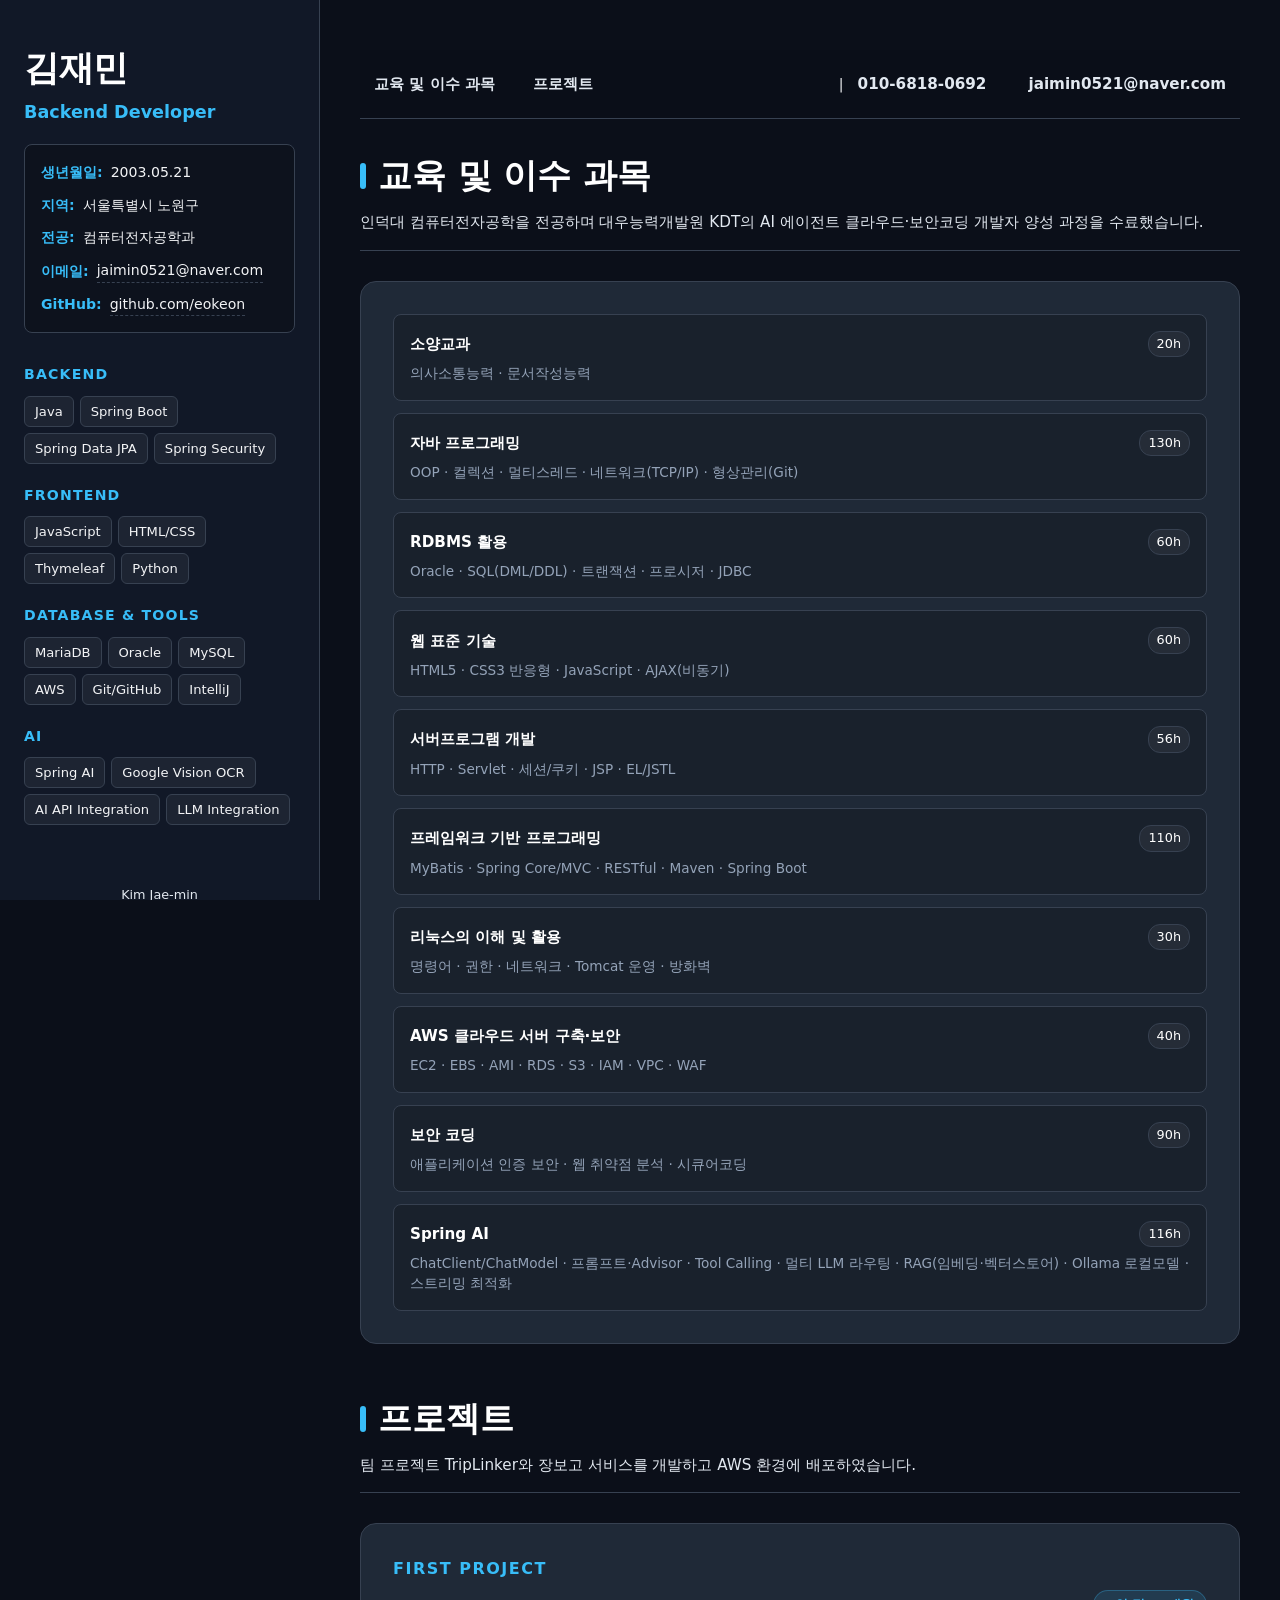
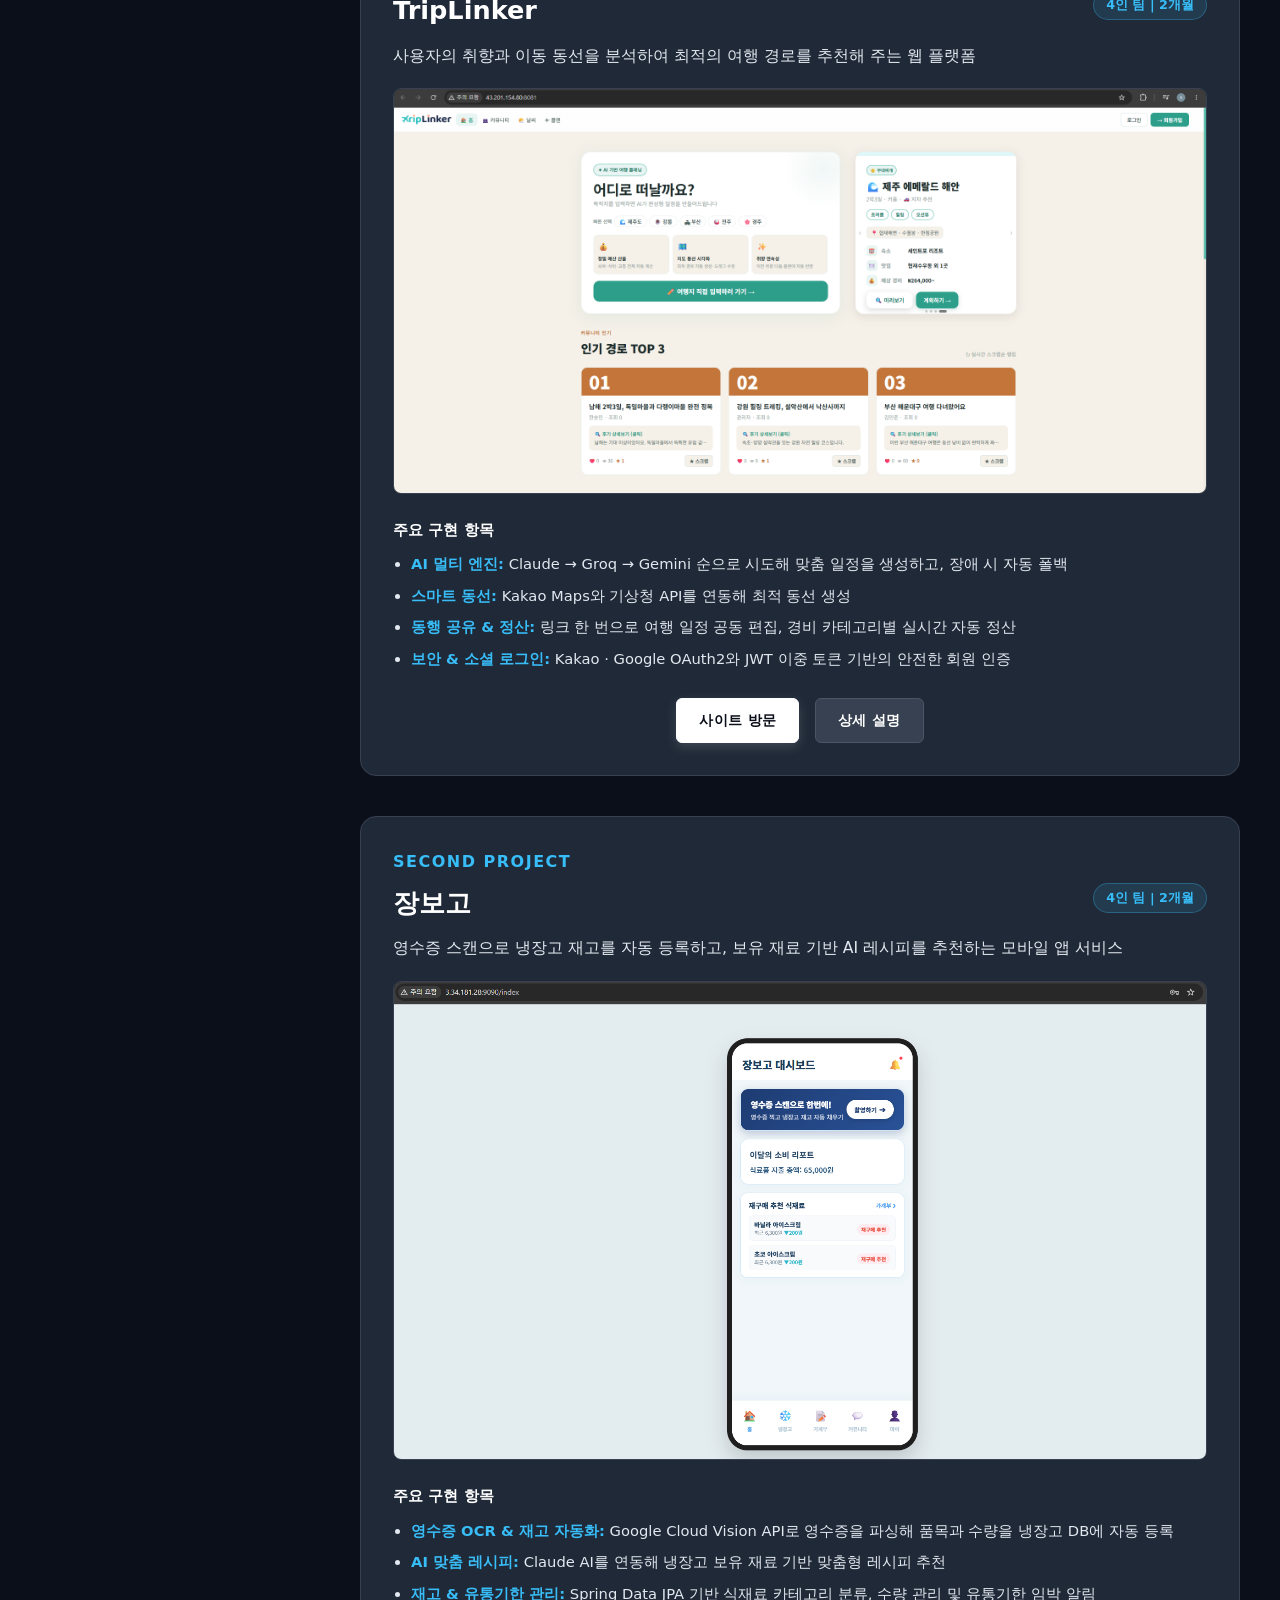
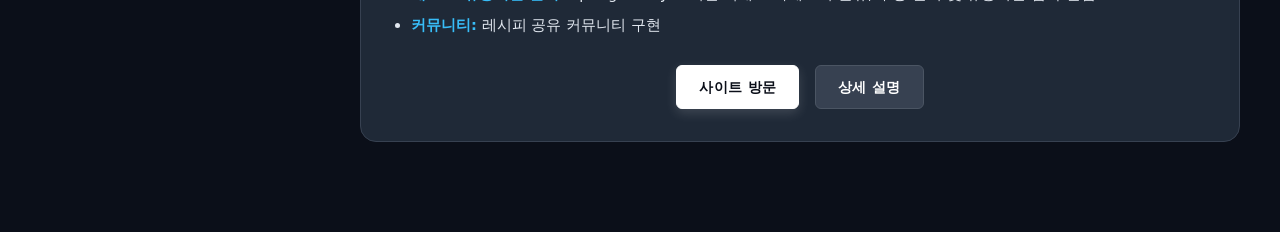
<file: index.html>
<!DOCTYPE html>
<html lang="ko">
<head>
  <meta charset="UTF-8">
  <meta name="viewport" content="width=device-width, initial-scale=1.0">
  <title>김재민 | Backend Developer</title>
  <link rel="stylesheet" href="css/style.css">
</head>
<body>

<div class="wrapper">
  <aside>
    <div>
      <div class="brand">
        <h1>김재민</h1>
        <div class="role">Backend Developer</div>
      </div>

      <ul class="contact-info">
        <li><strong>생년월일:</strong> 2003.05.21</li>
        <li><strong>지역:</strong> 서울특별시 노원구</li>
        <li><strong>전공:</strong> 컴퓨터전자공학과</li>
        <li><strong>이메일:</strong> <a href="mailto:jaimin0521@naver.com">jaimin0521@naver.com</a></li>
        <li><strong>GitHub:</strong> <a href="https://github.com/eokeon" target="_blank" rel="noopener noreferrer">github.com/eokeon</a></li>
      </ul>

      <div class="sidebar-section-title">Backend</div>
      <div class="skills-group">
        <span class="skill-chip">Java</span>
        <span class="skill-chip">Spring Boot</span>
        <span class="skill-chip">Spring Data JPA</span>
        <span class="skill-chip">Spring Security</span>
      </div>

      <div class="sidebar-section-title">Frontend</div>
      <div class="skills-group">
        <span class="skill-chip">JavaScript</span>
        <span class="skill-chip">HTML/CSS</span>
        <span class="skill-chip">Thymeleaf</span>
        <span class="skill-chip">Python</span>
      </div>

      <div class="sidebar-section-title">Database & Tools</div>
      <div class="skills-group">
        <span class="skill-chip">MariaDB</span>
        <span class="skill-chip">Oracle</span>
        <span class="skill-chip">MySQL</span>
        <span class="skill-chip">AWS</span>
        <span class="skill-chip">Git/GitHub</span>
        <span class="skill-chip">IntelliJ</span>
      </div>

      <div class="sidebar-section-title">AI</div>
      <div class="skills-group">
        <span class="skill-chip">Spring AI</span>
        <span class="skill-chip">Google Vision OCR</span>
        <span class="skill-chip">AI API Integration</span>
        <span class="skill-chip">LLM Integration</span>
      </div>

    </div>

    <footer>
      Kim Jae-min
    </footer>
  </aside>


  <main>
    <nav class="top-nav">
      <div class="nav-links">
        <a href="#education">교육 및 이수 과목</a>

        <!-- 프로젝트 드롭다운 -->
        <div class="nav-dropdown">
          <a href="#projects" class="dropdown-trigger">프로젝트</a>
          <div class="dropdown-menu">

            <div class="dropdown-item">
              <a href="#triplinker">TripLinker</a>
              <div class="sub-menu">
                <a href="triplinker-detail.html">상세설명 보기</a>
              </div>
            </div>

            <div class="dropdown-item">
              <a href="#jangbogo">장보고</a>
              <div class="sub-menu">
                <a href="jangbogo-detail.html">상세설명 보기</a>
              </div>
            </div>

          </div>
        </div>
      </div>

      <div class="nav-contact">
        <span>|<a href="tel:010-6818-0692">010-6818-0692</a></span>
        <span><a href="mailto:jaimin0521@naver.com">jaimin0521@naver.com</a></span>
      </div>
    </nav>

    <!-- 교육 및 이수 과목 영역 -->
    <div class="content-header" id="education">
      <h2>교육 및 이수 과목</h2>
      <p class="section-desc">인덕대 컴퓨터전자공학을 전공하며 대우능력개발원 KDT의 AI 에이전트 클라우드·보안코딩 개발자 양성 과정을 수료했습니다.</p>
    </div>

    <div class="education-block">
      <div class="course-grid">
        <div class="course-item">
          <div class="course-header">
            <h4>소양교과</h4>
            <span class="course-hours">20h</span>
          </div>
          <p class="course-desc">의사소통능력 · 문서작성능력</p>
        </div>

        <div class="course-item">
          <div class="course-header">
            <h4>자바 프로그래밍</h4>
            <span class="course-hours">130h</span>
          </div>
          <p class="course-desc">OOP · 컬렉션 · 멀티스레드 · 네트워크(TCP/IP) · 형상관리(Git)</p>
        </div>

        <div class="course-item">
          <div class="course-header">
            <h4>RDBMS 활용</h4>
            <span class="course-hours">60h</span>
          </div>
          <p class="course-desc">Oracle · SQL(DML/DDL) · 트랜잭션 · 프로시저 · JDBC</p>
        </div>

        <div class="course-item">
          <div class="course-header">
            <h4>웹 표준 기술</h4>
            <span class="course-hours">60h</span>
          </div>
          <p class="course-desc">HTML5 · CSS3 반응형 · JavaScript · AJAX(비동기)</p>
        </div>

        <div class="course-item">
          <div class="course-header">
            <h4>서버프로그램 개발</h4>
            <span class="course-hours">56h</span>
          </div>
          <p class="course-desc">HTTP · Servlet · 세션/쿠키 · JSP · EL/JSTL</p>
        </div>

        <div class="course-item">
          <div class="course-header">
            <h4>프레임워크 기반 프로그래밍</h4>
            <span class="course-hours">110h</span>
          </div>
          <p class="course-desc">MyBatis · Spring Core/MVC · RESTful · Maven · Spring Boot</p>
        </div>

        <div class="course-item">
          <div class="course-header">
            <h4>리눅스의 이해 및 활용</h4>
            <span class="course-hours">30h</span>
          </div>
          <p class="course-desc">명령어 · 권한 · 네트워크 · Tomcat 운영 · 방화벽</p>
        </div>

        <div class="course-item">
          <div class="course-header">
            <h4>AWS 클라우드 서버 구축·보안</h4>
            <span class="course-hours">40h</span>
          </div>
          <p class="course-desc">EC2 · EBS · AMI · RDS · S3 · IAM · VPC · WAF</p>
        </div>

        <div class="course-item">
          <div class="course-header">
            <h4>보안 코딩</h4>
            <span class="course-hours">90h</span>
          </div>
          <p class="course-desc">애플리케이션 인증 보안 · 웹 취약점 분석 · 시큐어코딩</p>
        </div>

        <div class="course-item">
          <div class="course-header">
            <h4>Spring AI</h4>
            <span class="course-hours">116h</span>
          </div>
          <p class="course-desc">ChatClient/ChatModel · 프롬프트·Advisor · Tool Calling · 멀티 LLM 라우팅 · RAG(임베딩·벡터스토어) · Ollama 로컬모델 · 스트리밍 최적화</p>
        </div>
      </div>
    </div>

    <!-- 프로젝트 영역 -->
    <div class="content-header" id="projects">
      <h2>프로젝트</h2>
      <p class="section-desc">팀 프로젝트 TripLinker와 장보고 서비스를 개발하고 AWS 환경에 배포하였습니다.</p>
    </div>

    <!-- PROJECT 1 -->
    <div class="project-block" id="triplinker">
      <div class="project-label">FIRST PROJECT</div>
      <div class="project-head">
        <h3>TripLinker</h3>
        <span class="project-period">4인 팀 | 2개월</span>
      </div>
      <div class="project-desc">
        사용자의 취향과 이동 동선을 분석하여 최적의 여행 경로를 추천해 주는 웹 플랫폼
      </div>

      <div class="media-frame single-media">
        <img src="file/img/TripLinker-main.png">
      </div>

      <div class="details-title">주요 구현 항목</div>
      <ul class="details-list">
        <li><strong>AI 멀티 엔진:</strong> Claude → Groq → Gemini 순으로 시도해 맞춤 일정을 생성하고, 장애 시 자동 폴백</li>
        <li><strong>스마트 동선:</strong> Kakao Maps와 기상청 API를 연동해 최적 동선 생성</li>
        <li><strong>동행 공유 & 정산:</strong> 링크 한 번으로 여행 일정 공동 편집, 경비 카테고리별 실시간 자동 정산</li>
        <li><strong>보안 & 소셜 로그인:</strong> Kakao · Google OAuth2와 JWT 이중 토큰 기반의 안전한 회원 인증</li>
      </ul>

      <div class="project-actions">
        <a href="http://43.201.154.80:8081/" target="_blank" rel="noopener noreferrer" class="btn btn-primary">사이트 방문</a>
        <a href="triplinker-detail.html" class="btn btn-secondary">상세 설명</a>
      </div>
    </div>




    <!-- PROJECT 2 -->
    <div class="project-block" id="jangbogo">
      <div class="project-label">SECOND PROJECT</div>
      <div class="project-head">
        <h3>장보고</h3>
        <span class="project-period">4인 팀 | 2개월</span>
      </div>
      <div class="project-desc">
        영수증 스캔으로 냉장고 재고를 자동 등록하고, 보유 재료 기반 AI 레시피를 추천하는 모바일 앱 서비스
      </div>

      <div class="media-frame single-media">
        <img src="file/img/Jangbogo-main.png">
      </div>

      <div class="details-title">주요 구현 항목</div>
      <ul class="details-list">
        <li><strong>영수증 OCR & 재고 자동화:</strong> Google Cloud Vision API로 영수증을 파싱해 품목과 수량을 냉장고 DB에 자동 등록</li>
        <li><strong>AI 맞춤 레시피:</strong> Claude AI를 연동해 냉장고 보유 재료 기반 맞춤형 레시피 추천</li>
        <li><strong>재고 & 유통기한 관리:</strong> Spring Data JPA 기반 식재료 카테고리 분류, 수량 관리 및 유통기한 임박 알림</li>
        <li><strong>커뮤니티:</strong> 레시피 공유 커뮤니티 구현</li>
      </ul>

      <div class="project-actions">
        <a href="http://3.34.181.28:9090/" target="_blank" rel="noopener noreferrer" class="btn btn-primary">사이트 방문</a>
        <a href="jangbogo-detail.html" class="btn btn-secondary">상세 설명</a>
      </div>

    </div>



  </main>
</div>

<div id="imageModal" class="image-modal" onclick="closeModal()">
  <span class="close-btn">&times;</span>
  <img class="modal-content" id="modalImg">
</div>

<script src="js/script.js"></script>
</body>
</html>
</file>
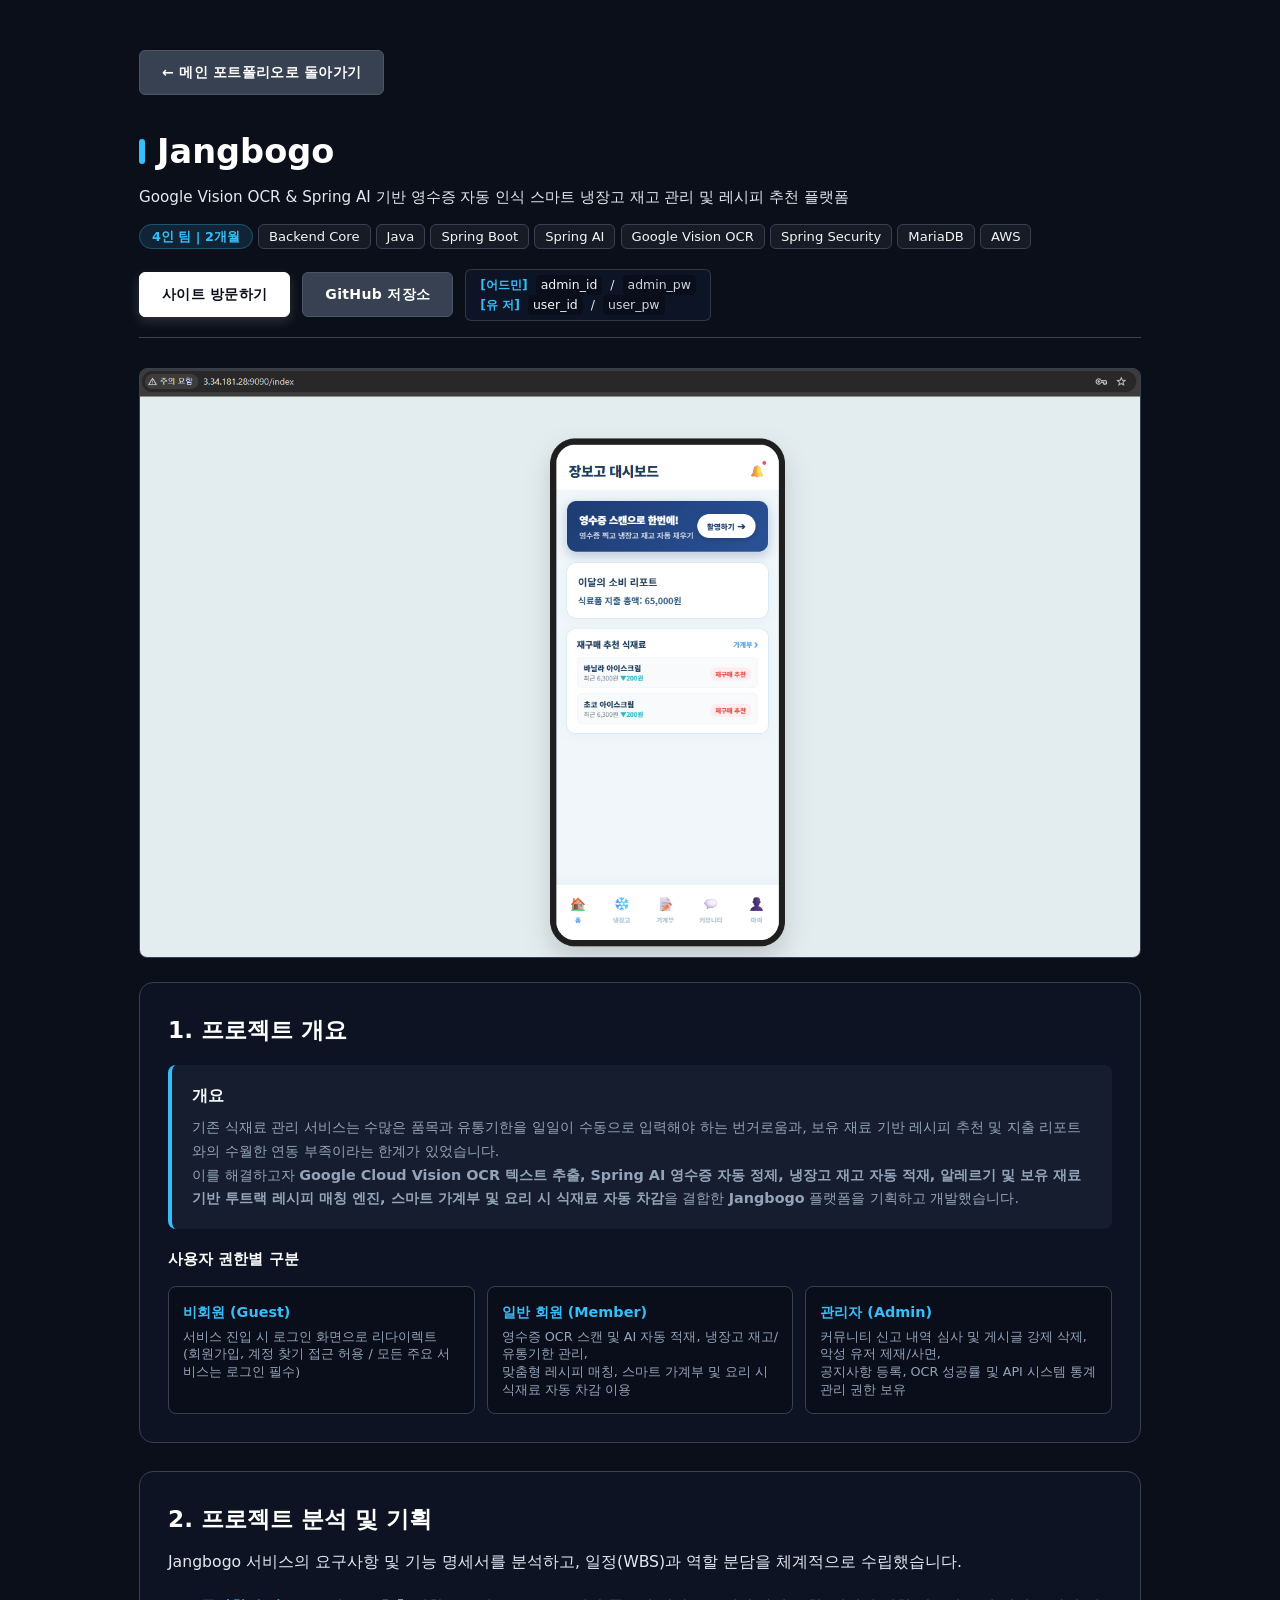
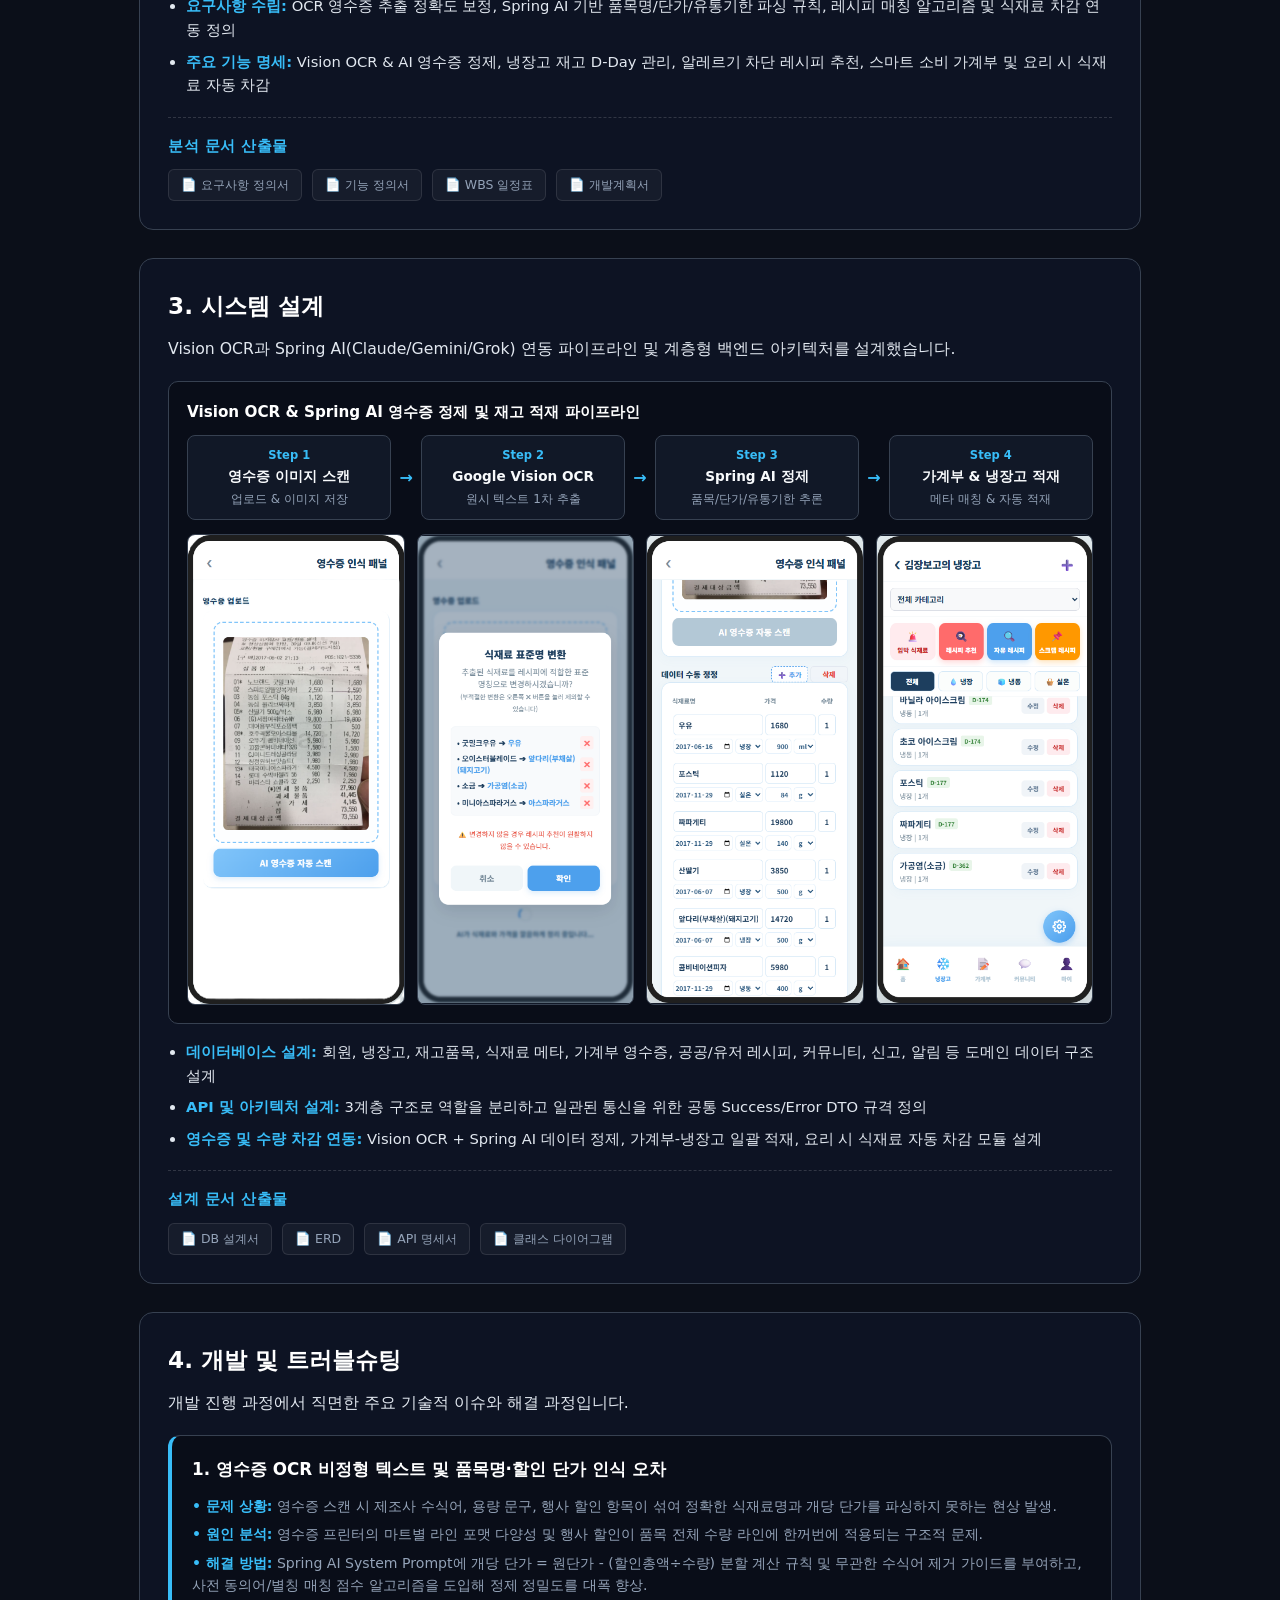
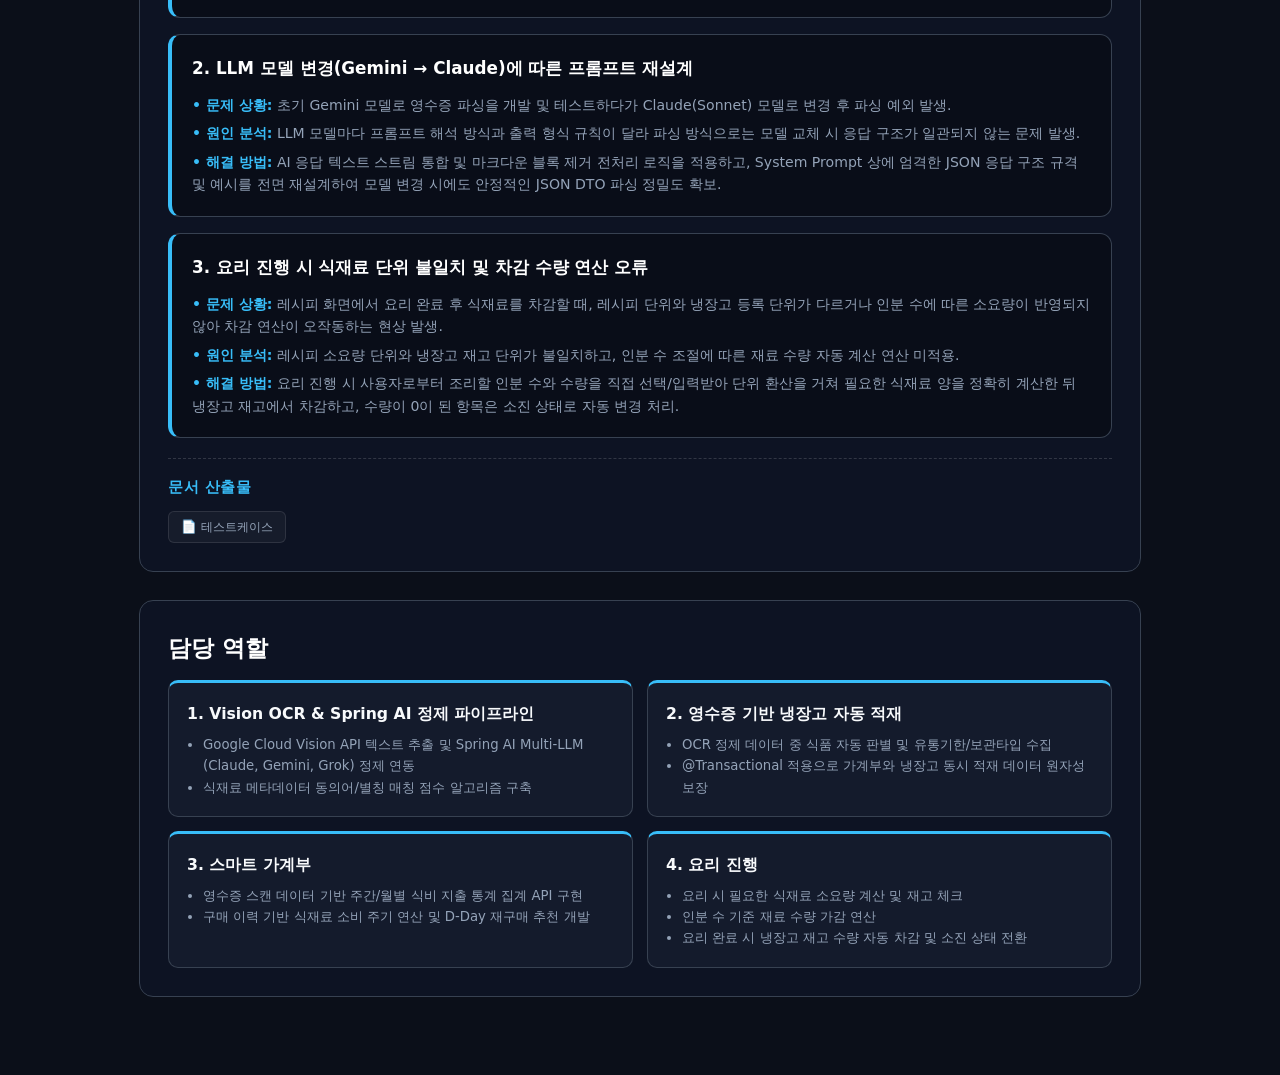
<file: jangbogo-detail.html>
<!DOCTYPE html>
<html lang="ko">
<head>
    <meta charset="UTF-8">
    <meta name="viewport" content="width=device-width, initial-scale=1.0">
    <title>Jangbogo 상세 개발 설명</title>
    <link rel="stylesheet" href="css/style.css">
    <link rel="stylesheet" href="css/detail.css">
</head>
<body>

<div class="wrapper">
    <main style="max-width: 1050px; margin: 0 auto; padding: 50px 24px;">

        <!-- 돌아가기 버튼 -->
        <div style="margin-bottom: 30px;">
            <a href="index.html" class="btn btn-secondary" style="display: inline-flex; align-items: center; gap: 8px;">
                ← 메인 포트폴리오로 돌아가기
            </a>
        </div>

        <!-- 헤더 섹션 -->
        <div class="content-header">
            <h2>Jangbogo</h2>
            <p class="section-desc">Google Vision OCR & Spring AI 기반 영수증 자동 인식 스마트 냉장고 재고 관리 및 레시피 추천 플랫폼</p>

            <div class="tech-stack-group" style="margin-top: 14px;">
                <span class="project-period">4인 팀 | 2개월</span>
                <span class="skill-chip">Backend Core</span>
                <span class="skill-chip">Java</span>
                <span class="skill-chip">Spring Boot</span>
                <span class="skill-chip">Spring AI</span>
                <span class="skill-chip">Google Vision OCR</span>
                <span class="skill-chip">Spring Security</span>
                <span class="skill-chip">MariaDB</span>
                <span class="skill-chip">AWS</span>
            </div>

            <div class="project-links-group" style="margin-top: 20px; display: flex; align-items: center; gap: 12px; flex-wrap: wrap;">
                <a href="http://3.34.181.28:9090/" target="_blank" rel="noopener noreferrer" class="btn btn-primary" style="display: inline-flex; align-items: center; gap: 8px;">
                    사이트 방문하기
                </a>
                <a href="https://github.com/eokeon/Jangbogo" target="_blank" rel="noopener noreferrer" class="btn btn-secondary"
                   style="display: inline-flex; align-items: center; gap: 8px;">
                    GitHub 저장소
                </a>

                <!-- 2줄 구조 테스트 계정 박스 (버튼 높이 맞춤) -->
                <div style="display: inline-flex; flex-direction: column; justify-content: center; background: rgba(15, 23, 42, 0.75); border: 1px solid rgba(255, 255, 255, 0.15); padding: 5px 14px; border-radius: 6px; font-size: 0.78rem; color: #e2e8f0; line-height: 1.45;">
                    <div style="display: flex; align-items: center; gap: 8px;">
                        <span style="font-weight: 700; color: #38bdf8;">[어드민]</span>
                        <code style="background: rgba(0,0,0,0.3); padding: 1px 5px; border-radius: 4px; color: #f1f5f9;">admin_id</code> /
                        <code style="background: rgba(0,0,0,0.3); padding: 1px 5px; border-radius: 4px; color: #cbd5e1;">admin_pw</code>
                    </div>
                    <div style="display: flex; align-items: center; gap: 8px;">
                        <span style="font-weight: 700; color: #38bdf8;">[유 저]</span>
                        <code style="background: rgba(0,0,0,0.3); padding: 1px 5px; border-radius: 4px; color: #f1f5f9;">user_id</code> /
                        <code style="background: rgba(0,0,0,0.3); padding: 1px 5px; border-radius: 4px; color: #cbd5e1;">user_pw</code>
                    </div>
                </div>
            </div>
        </div>

        <div class="media-frame single-media">
            <img src="file/img/Jangbogo-main.png" alt="Jangbogo 메인 화면">
        </div>

        <!-- 1. 프로젝트 개요 -->
        <div class="project-block">
            <h3 class="section-title">1. 프로젝트 개요</h3>

            <!-- 프로젝트 시작 배경 -->
            <div class="why-start-box">
                <h5>개요</h5>
                <p>
                    기존 식재료 관리 서비스는 수많은 품목과 유통기한을 일일이 수동으로 입력해야 하는 번거로움과, 보유 재료 기반 레시피 추천 및 지출 리포트와의 수월한 연동 부족이라는 한계가 있었습니다.<br>
                    이를 해결하고자 <strong>Google Cloud Vision OCR 텍스트 추출, Spring AI 영수증 자동 정제, 냉장고 재고 자동 적재, 알레르기 및 보유 재료 기반 투트랙 레시피 매칭 엔진, 스마트 가계부 및 요리 시 식재료 자동 차감</strong>을 결합한 <strong>Jangbogo</strong> 플랫폼을 기획하고 개발했습니다.
                </p>
            </div>

            <div class="details-title" style="margin-top: 18px;">사용자 권한별 구분</div>
            <div class="user-type-grid">
                <div class="user-type-card">
                    <h6>비회원 (Guest)</h6>
                    <p>서비스 진입 시 로그인 화면으로 리다이렉트<br>
                        (회원가입, 계정 찾기 접근 허용 / 모든 주요 서비스는 로그인 필수)</p>
                </div>
                <div class="user-type-card">
                    <h6>일반 회원 (Member)</h6>
                    <p>영수증 OCR 스캔 및 AI 자동 적재, 냉장고 재고/유통기한 관리,<br>
                        맞춤형 레시피 매칭, 스마트 가계부 및 요리 시 식재료 자동 차감 이용</p>
                </div>
                <div class="user-type-card">
                    <h6>관리자 (Admin)</h6>
                    <p>커뮤니티 신고 내역 심사 및 게시글 강제 삭제, 악성 유저 제재/사면,<br>
                        공지사항 등록, OCR 성공률 및 API 시스템 통계 관리 권한 보유</p>
                </div>
            </div>
        </div>

        <!-- 2. 프로젝트 분석 및 기획 -->
        <div class="project-block">
            <h3 class="section-title">2. 프로젝트 분석 및 기획</h3>
            <p class="project-desc">
                Jangbogo 서비스의 요구사항 및 기능 명세서를 분석하고, 일정(WBS)과 역할 분담을 체계적으로 수립했습니다.
            </p>

            <ul class="details-list" style="margin-top: 10px;">
                <li><strong>요구사항 수립:</strong> OCR 영수증 추출 정확도 보정, Spring AI 기반 품목명/단가/유통기한 파싱 규칙, 레시피 매칭 알고리즘 및 식재료 차감 연동 정의</li>
                <li><strong>주요 기능 명세:</strong> Vision OCR & AI 영수증 정제, 냉장고 재고 D-Day 관리, 알레르기 차단 레시피 추천, 스마트 소비 가계부 및 요리 시 식재료 자동 차감</li>
            </ul>

            <!-- 서브 산출물 링크 -->
            <div class="sub-docs-wrapper">
                <div class="sub-docs-title">분석 문서 산출물</div>
                <div class="sub-docs-list">
                    <a href="javascript:void(0);" onclick="openPdfModal('file/pdf/Jangbogo_요구사항_정의서.pdf', '📄 요구사항 정의서', 'file/excel/Jangbogo_요구사항_정의서.xlsx')" class="sub-doc-btn">📄 요구사항 정의서</a>
                    <a href="javascript:void(0);" onclick="openPdfModal('file/pdf/Jangbogo_기능_정의서.pdf', '📄 기능 정의서', 'file/excel/Jangbogo_기능_정의서.xlsx')" class="sub-doc-btn">📄 기능 정의서</a>
                    <a href="javascript:void(0);" onclick="openPdfModal('file/pdf/Jangbogo_WBS.pdf', '📄 WBS 일정표', 'file/excel/Jangbogo_WBS.xlsx')" class="sub-doc-btn">📄 WBS 일정표</a>
                    <a href="javascript:void(0);" onclick="openPdfModal('file/pdf/Jangbogo_불꽃03_개발계획서.pdf', '📄 개발계획서', 'file/pdf/Jangbogo_불꽃03_개발계획서.pdf')" class="sub-doc-btn">📄 개발계획서</a>

                </div>
            </div>
        </div>

        <!-- 3. 시스템 설계 -->
        <div class="project-block">
            <h3 class="section-title">3. 시스템 설계</h3>
            <p class="project-desc">
                Vision OCR과 Spring AI(Claude/Gemini/Grok) 연동 파이프라인 및 계층형 백엔드 아키텍처를 설계했습니다.
            </p>

            <!-- AI & Data 파이프라인 흐름 박스 -->
            <div class="pipeline-box">
                <div class="details-title" style="margin-bottom: 4px;">Vision OCR & Spring AI 영수증 정제 및 재고 적재 파이프라인</div>
                <div class="pipeline-flow">
                    <div class="pipeline-step">
                        <div class="step-num">Step 1</div>
                        <div class="step-title">영수증 이미지 스캔</div>
                        <div class="step-sub">업로드 & 이미지 저장</div>
                    </div>
                    <div class="pipeline-arrow">→</div>
                    <div class="pipeline-step">
                        <div class="step-num">Step 2</div>
                        <div class="step-title">Google Vision OCR</div>
                        <div class="step-sub">원시 텍스트 1차 추출</div>
                    </div>
                    <div class="pipeline-arrow">→</div>
                    <div class="pipeline-step">
                        <div class="step-num">Step 3</div>
                        <div class="step-title">Spring AI 정제</div>
                        <div class="step-sub">품목/단가/유통기한 추론</div>
                    </div>
                    <div class="pipeline-arrow">→</div>
                    <div class="pipeline-step">
                        <div class="step-num">Step 4</div>
                        <div class="step-title">가계부 & 냉장고 적재</div>
                        <div class="step-sub">메타 매칭 & 자동 적재</div>
                    </div>
                </div>

                <!-- 4개 Step 크기에 맞춰 4열로 배열된 이미지 영역 -->
                <div style="display: grid; grid-template-columns: repeat(4, 1fr); gap: 12px; margin-top: 14px;">
                    <div class="media-frame single-media" style="margin: 0;">
                        <img src="file/img/Jangbogo_scan.png">
                    </div>
                    <div class="media-frame single-media" style="margin: 0;">
                        <img src="file/img/Jangbogo_ai.png">
                    </div>
                    <div class="media-frame single-media" style="margin: 0;">
                        <img src="file/img/Jangbogo_정제_후.png">
                    </div>
                    <div class="media-frame single-media" style="margin: 0;">
                        <img src="file/img/Jangbogo_fridge.png">
                    </div>
                </div>
            </div>

            <ul class="details-list" style="margin-top: 12px;">
                <li><strong>데이터베이스 설계:</strong> 회원, 냉장고, 재고품목, 식재료 메타, 가계부 영수증, 공공/유저 레시피, 커뮤니티, 신고, 알림 등 도메인 데이터 구조 설계</li>
                <li><strong>API 및 아키텍처 설계:</strong> 3계층 구조로 역할을 분리하고 일관된 통신을 위한 공통 Success/Error DTO 규격 정의</li>
                <li><strong>영수증 및 수량 차감 연동:</strong> Vision OCR + Spring AI 데이터 정제, 가계부-냉장고 일괄 적재, 요리 시 식재료 자동 차감 모듈 설계</li>
            </ul>

            <!-- 서브 산출물 링크 -->
            <div class="sub-docs-wrapper">
                <div class="sub-docs-title">설계 문서 산출물</div>
                <div class="sub-docs-list">
                    <a href="javascript:void(0);" onclick="openPdfModal('file/pdf/Jangbogo_DB_설계서.pdf', '📄 DB 설계서', 'file/excel/Jangbogo_DB_설계서.xlsx')" class="sub-doc-btn">📄 DB 설계서</a>
                    <a href="javascript:void(0);" onclick="openPdfModal('file/img/Jangbogo_ERD.png', '📄 ERD', 'file/img/Jangbogo_ERD.png')" class="sub-doc-btn">📄 ERD</a>
                    <a href="javascript:void(0);" onclick="openPdfModal('file/pdf/Jangbogo_API_명세서.pdf', '📄 API 명세서', 'file/excel/Jangbogo_API_명세서.xlsx')" class="sub-doc-btn">📄 API 명세서</a>
                    <a href="javascript:void(0);" onclick="openPdfModal('file/pdf/Jangbogo_클래스_다이어그램.pdf', '📄 클래스 다이어그램', 'file/excel/Jangbogo_클래스_다이어그램.xlsx')" class="sub-doc-btn">📄 클래스 다이어그램</a>
                </div>
            </div>
        </div>

        <!-- 4. 개발 및 트러블슈팅 -->
        <div class="project-block">
            <h3 class="section-title">4. 개발 및 트러블슈팅</h3>
            <p class="project-desc">
                개발 진행 과정에서 직면한 주요 기술적 이슈와 해결 과정입니다.
            </p>

            <div class="trouble-card">
                <h5>1. 영수증 OCR 비정형 텍스트 및 품목명·할인 단가 인식 오차</h5>
                <p><strong>• 문제 상황:</strong> 영수증 스캔 시 제조사 수식어, 용량 문구, 행사 할인 항목이 섞여 정확한 식재료명과 개당 단가를 파싱하지 못하는 현상 발생.</p>
                <p><strong>• 원인 분석:</strong> 영수증 프린터의 마트별 라인 포맷 다양성 및 행사 할인이 품목 전체 수량 라인에 한꺼번에 적용되는 구조적 문제.</p>
                <p><strong>• 해결 방법:</strong> Spring AI System Prompt에 <code>개당 단가 = 원단가 - (할인총액÷수량)</code> 분할 계산 규칙 및 무관한 수식어 제거 가이드를 부여하고, 사전 동의어/별칭 매칭 점수 알고리즘을 도입해 정제 정밀도를 대폭 향상.</p>
            </div>

            <div class="trouble-card">
                <h5>2. LLM 모델 변경(Gemini → Claude)에 따른 프롬프트 재설계</h5>
                <p><strong>• 문제 상황:</strong> 초기 Gemini 모델로 영수증 파싱을 개발 및 테스트하다가 Claude(Sonnet) 모델로 변경 후 파싱 예외 발생.</p>
                <p><strong>• 원인 분석:</strong> LLM 모델마다 프롬프트 해석 방식과 출력 형식 규칙이 달라 파싱 방식으로는 모델 교체 시 응답 구조가 일관되지 않는 문제 발생.</p>
                <p><strong>• 해결 방법:</strong> AI 응답 텍스트 스트림 통합 및 마크다운 블록 제거 전처리 로직을 적용하고, System Prompt 상에 엄격한 JSON 응답 구조 규격 및 예시를 전면 재설계하여 모델 변경 시에도 안정적인 JSON DTO 파싱 정밀도 확보.</p>
            </div>

            <div class="trouble-card">
                <h5>3. 요리 진행 시 식재료 단위 불일치 및 차감 수량 연산 오류</h5>
                <p><strong>• 문제 상황:</strong> 레시피 화면에서 요리 완료 후 식재료를 차감할 때, 레시피 단위와 냉장고 등록 단위가 다르거나 인분 수에 따른 소요량이 반영되지 않아 차감 연산이 오작동하는 현상 발생.</p>
                <p><strong>• 원인 분석:</strong> 레시피 소요량 단위와 냉장고 재고 단위가 불일치하고, 인분 수 조절에 따른 재료 수량 자동 계산 연산 미적용.</p>
                <p><strong>• 해결 방법:</strong> 요리 진행 시 사용자로부터 조리할 인분 수와 수량을 직접 선택/입력받아 단위 환산을 거쳐 필요한 식재료 양을 정확히 계산한 뒤 냉장고 재고에서 차감하고, 수량이 0이 된 항목은 소진 상태로 자동 변경 처리.</p>
            </div>

            <!-- 서브 산출물 링크 -->
            <div class="sub-docs-wrapper">
                <div class="sub-docs-title">문서 산출물</div>
                <div class="sub-docs-list">
                    <a href="javascript:void(0);" onclick="openPdfModal('file/pdf/Jangbogo_테스트케이스.pdf', '📄 테스트케이스', 'file/excel/Jangbogo_테스트케이스.xlsx')" class="sub-doc-btn">📄 테스트케이스</a>
                </div>
            </div>
        </div>

        <!-- 5. 담당 역할 -->
        <div class="project-block">
            <h3 class="section-title">담당 역할</h3>

            <div class="mypart-grid">
                <div class="mypart-card">
                    <div class="mypart-title">1. Vision OCR & Spring AI 정제 파이프라인</div>
                    <ul class="mypart-list">
                        <li>Google Cloud Vision API 텍스트 추출 및 Spring AI Multi-LLM (Claude, Gemini, Grok) 정제 연동</li>
                        <li>식재료 메타데이터 동의어/별칭 매칭 점수 알고리즘 구축</li>
                    </ul>
                </div>

                <div class="mypart-card">
                    <div class="mypart-title">2. 영수증 기반 냉장고 자동 적재</div>
                    <ul class="mypart-list">
                        <li>OCR 정제 데이터 중 식품 자동 판별 및 유통기한/보관타입 수집</li>
                        <li>@Transactional 적용으로 가계부와 냉장고 동시 적재 데이터 원자성 보장</li>
                    </ul>
                </div>

                <div class="mypart-card">
                    <div class="mypart-title">3. 스마트 가계부</div>
                    <ul class="mypart-list">
                        <li>영수증 스캔 데이터 기반 주간/월별 식비 지출 통계 집계 API 구현</li>
                        <li>구매 이력 기반 식재료 소비 주기 연산 및 D-Day 재구매 추천 개발</li>
                    </ul>
                </div>

                <div class="mypart-card">
                    <div class="mypart-title">4. 요리 진행</div>
                    <ul class="mypart-list">
                        <li>요리 시 필요한 식재료 소요량 계산 및 재고 체크</li>
                        <li>인분 수 기준 재료 수량 가감 연산</li>
                        <li>요리 완료 시 냉장고 재고 수량 자동 차감 및 소진 상태 전환</li>
                    </ul>
                </div>
            </div>
        </div>

    </main>
</div>

<!-- 문서/이미지 모달 영역 -->
<div id="pdfModal" class="pdf-modal" onclick="closePdfModal(event)">
    <div class="pdf-modal-content" onclick="event.stopPropagation()">
        <!-- 상단 헤더 -->
        <div class="pdf-modal-header">
            <span id="pdfModalTitle" class="pdf-modal-title">📄 문서 미리보기</span>
            <div style="display: flex; align-items: center; gap: 10px;">
                <a id="excelDownloadBtn" href="#" download class="excel-down-btn" style="display: none;">
                    다운로드
                </a>
                <button class="pdf-close-btn" onclick="closePdfModal()">&times;</button>
            </div>
        </div>
        <!-- 뷰어 -->
        <iframe id="pdfFrame" src="" frameborder="0"></iframe>
    </div>
</div>

<!-- 외부 JS 파일 연결 -->
<script src="js/detail.js"></script>
<script src="js/script.js"></script>

<div id="imageModal" class="image-modal" onclick="closeModal()">
    <span class="close-btn">&times;</span>
    <img class="modal-content" id="modalImg">
</div>
</body>
</html>
</file>
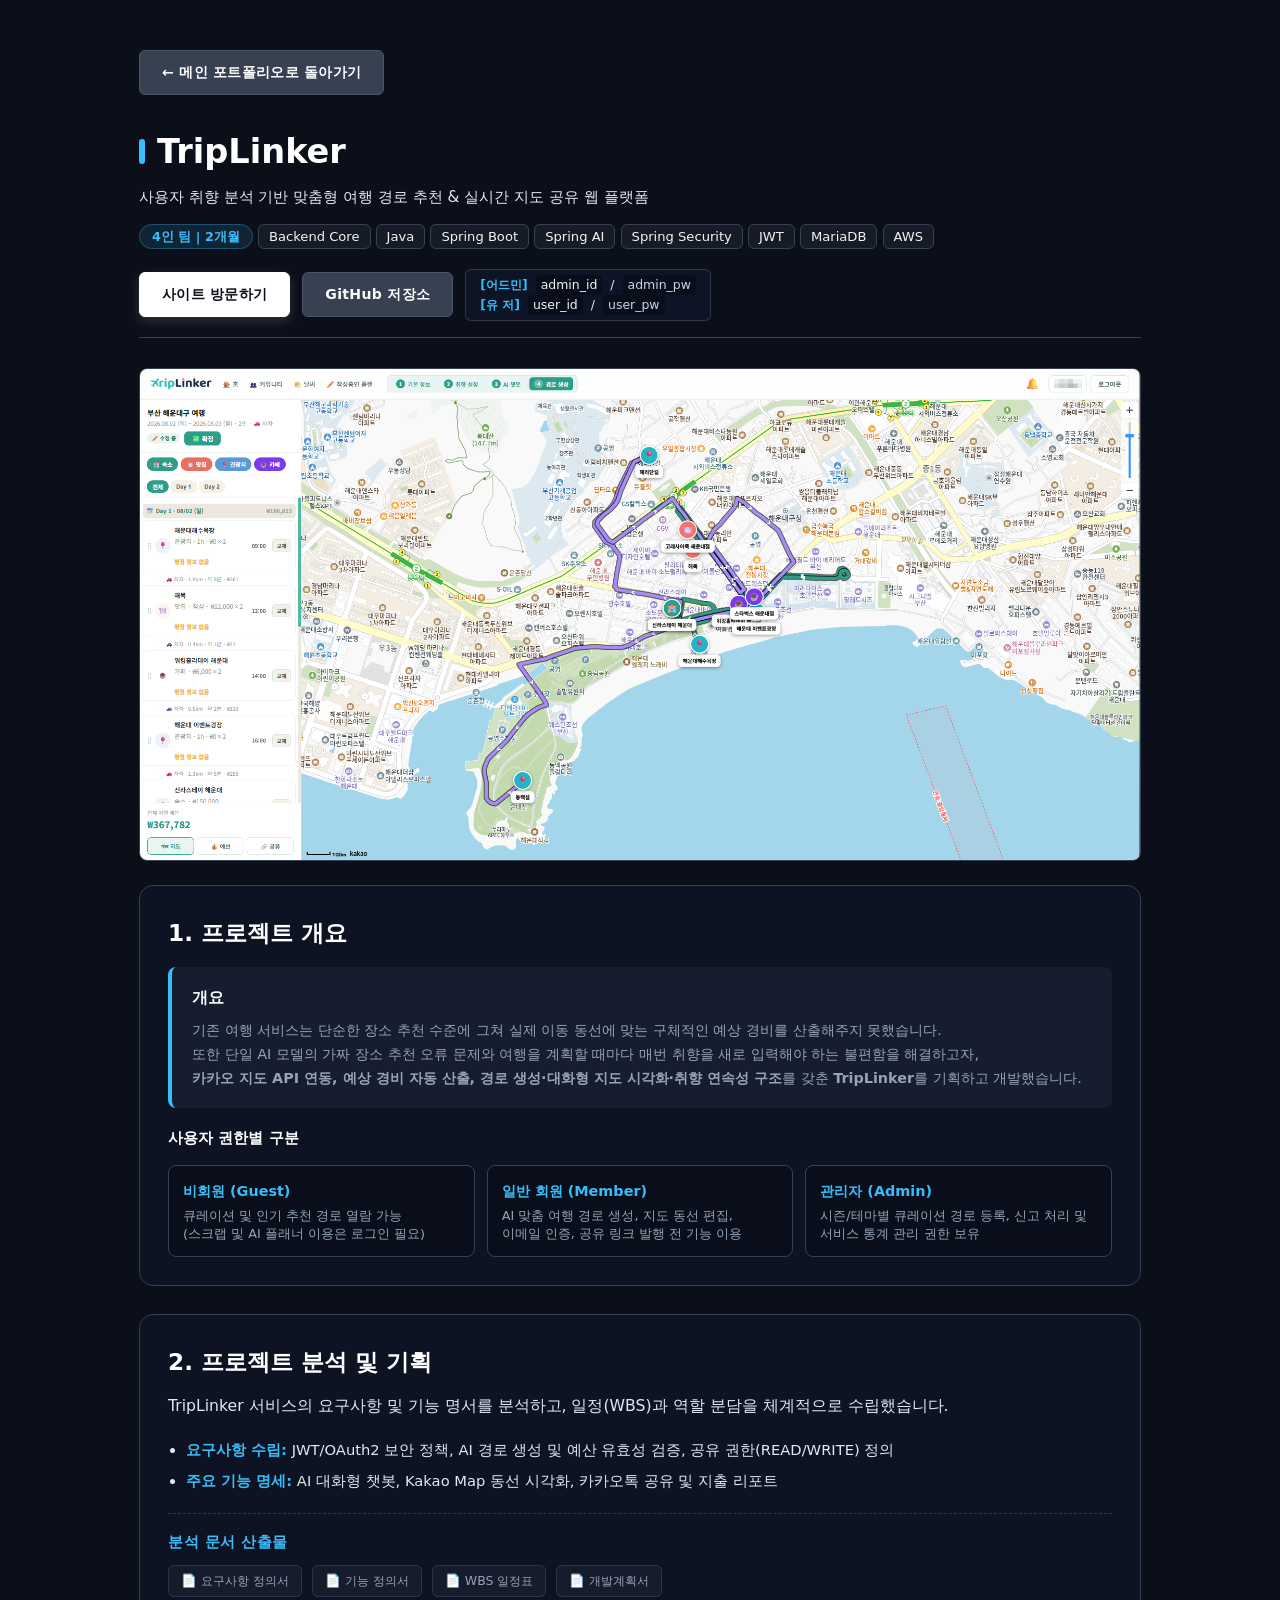
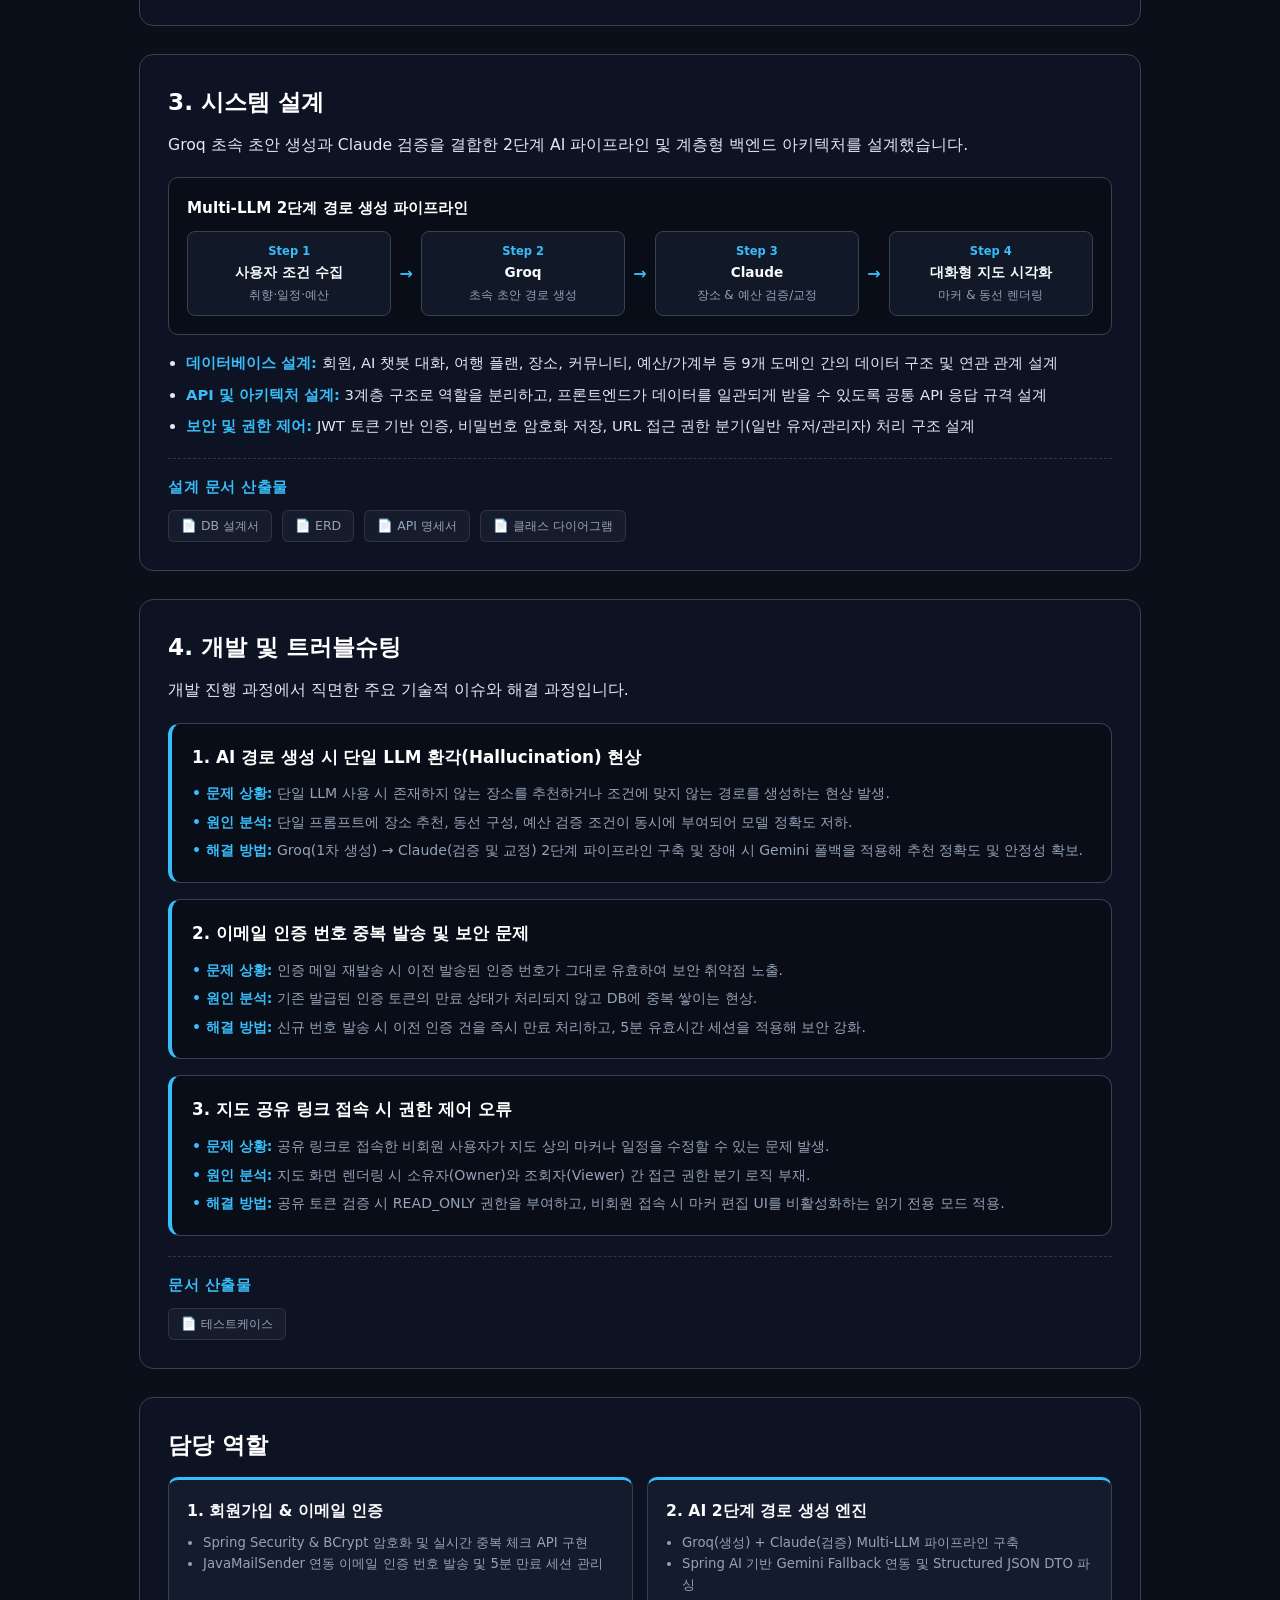
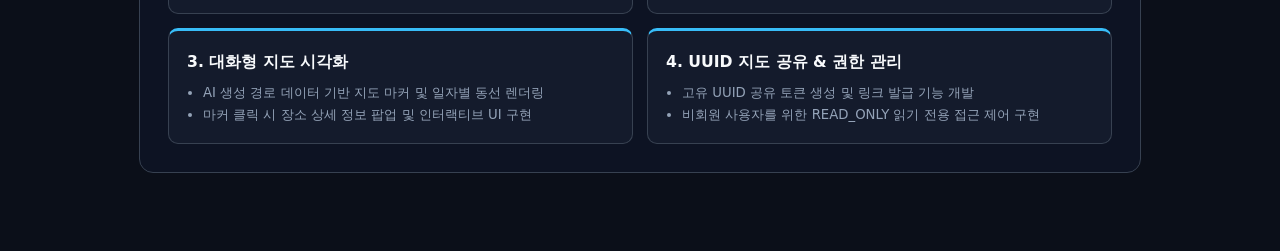
<file: triplinker-detail.html>
<!DOCTYPE html>
<html lang="ko">
<head>
    <meta charset="UTF-8">
    <meta name="viewport" content="width=device-width, initial-scale=1.0">
    <title>TripLinker 상세 개발 설명</title>
    <link rel="stylesheet" href="css/style.css">
    <link rel="stylesheet" href="css/detail.css">
</head>
<body>

<div class="wrapper">
    <main style="max-width: 1050px; margin: 0 auto; padding: 50px 24px;">

        <!-- 돌아가기 버튼 -->
        <div style="margin-bottom: 30px;">
            <a href="index.html" class="btn btn-secondary" style="display: inline-flex; align-items: center; gap: 8px;">
                ← 메인 포트폴리오로 돌아가기
            </a>
        </div>

        <!-- 헤더 섹션 -->
        <div class="content-header">
            <h2>TripLinker</h2>
            <p class="section-desc">사용자 취향 분석 기반 맞춤형 여행 경로 추천 & 실시간 지도 공유 웹 플랫폼</p>

            <div class="tech-stack-group" style="margin-top: 14px;">
                <span class="project-period">4인 팀 | 2개월</span>
                <span class="skill-chip">Backend Core</span>
                <span class="skill-chip">Java</span>
                <span class="skill-chip">Spring Boot</span>
                <span class="skill-chip">Spring AI</span>
                <span class="skill-chip">Spring Security</span>
                <span class="skill-chip">JWT</span>
                <span class="skill-chip">MariaDB</span>
                <span class="skill-chip">AWS</span>
            </div>

            <div class="project-links-group" style="margin-top: 20px; display: flex; align-items: center; gap: 12px; flex-wrap: wrap;">
                <a href="http://43.201.154.80:8081/" target="_blank" rel="noopener noreferrer" class="btn btn-primary" style="display:inline-flex; align-items: center; gap: 8px;">
                    사이트 방문하기
                </a>
                <a href="https://github.com/seolgi100/trip-linker" target="_blank" rel="noopener noreferrer" class="btn btn-secondary"
                   style="display: inline-flex; align-items: center; gap: 8px;">
                    GitHub 저장소
                </a>

                <!-- 2줄 구조 테스트 계정 박스 (버튼 높이 맞춤) -->
                <div style="display: inline-flex; flex-direction: column; justify-content: center; background: rgba(15, 23, 42, 0.75); border: 1px solid rgba(255, 255, 255, 0.15); padding: 5px 14px; border-radius: 6px; font-size: 0.78rem; color: #e2e8f0; line-height: 1.45;">
                    <div style="display: flex; align-items: center; gap: 8px;">
                        <span style="font-weight: 700; color: #38bdf8;">[어드민]</span>
                        <code style="background: rgba(0,0,0,0.3); padding: 1px 5px; border-radius: 4px; color: #f1f5f9;">admin_id</code> /
                        <code style="background: rgba(0,0,0,0.3); padding: 1px 5px; border-radius: 4px; color: #cbd5e1;">admin_pw</code>
                    </div>
                    <div style="display: flex; align-items: center; gap: 8px;">
                        <span style="font-weight: 700; color: #38bdf8;">[유 저]</span>
                        <code style="background: rgba(0,0,0,0.3); padding: 1px 5px; border-radius: 4px; color: #f1f5f9;">user_id</code> /
                        <code style="background: rgba(0,0,0,0.3); padding: 1px 5px; border-radius: 4px; color: #cbd5e1;">user_pw</code>
                    </div>
                </div>
            </div>
        </div>

        <div class="media-frame single-media">
            <img src="file/img/TripLinker-route.png">
        </div>

        <!-- 1. 프로젝트 개요 -->
        <div class="project-block">
            <h3 class="section-title">1. 프로젝트 개요</h3>

            <!-- 프로젝트 시작 배경 -->
            <div class="why-start-box">
                <h5>개요</h5>
                <p>
                    기존 여행 서비스는 단순한 장소 추천 수준에 그쳐 실제 이동 동선에 맞는 구체적인 예상 경비를 산출해주지 못했습니다.<br>
                    또한 단일 AI 모델의 가짜 장소 추천 오류 문제와 여행을 계획할 때마다 매번 취향을 새로 입력해야 하는 불편함을 해결하고자,<br>
                    <strong>카카오 지도 API 연동, 예상 경비 자동 산출, 경로 생성·대화형 지도 시각화·취향 연속성 구조</strong>를 갖춘 <strong>TripLinker</strong>를 기획하고 개발했습니다.
                </p>
            </div>


            <div class="details-title" style="margin-top: 18px;">사용자 권한별 구분</div>
            <div class="user-type-grid">
                <div class="user-type-card">
                    <h6>비회원 (Guest)</h6>
                    <p>큐레이션 및 인기 추천 경로 열람 가능 <br>
                        (스크랩 및 AI 플래너 이용은 로그인 필요)</p>
                </div>
                <div class="user-type-card">
                    <h6>일반 회원 (Member)</h6>
                    <p>AI 맞춤 여행 경로 생성, 지도 동선 편집,<br>
                        이메일 인증, 공유 링크 발행 전 기능 이용</p>
                </div>
                <div class="user-type-card">
                    <h6>관리자 (Admin)</h6>
                    <p>시즌/테마별 큐레이션 경로 등록, 신고 처리 및 서비스 통계 관리 권한 보유</p>
                </div>
            </div>
        </div>

        <!-- 2. 프로젝트 분석 및 기획 -->
        <div class="project-block">
            <h3 class="section-title">2. 프로젝트 분석 및 기획</h3>
            <p class="project-desc">
                TripLinker 서비스의 요구사항 및 기능 명서를 분석하고, 일정(WBS)과 역할 분담을 체계적으로 수립했습니다.
            </p>

            <ul class="details-list" style="margin-top: 10px;">
                <li><strong>요구사항 수립:</strong> JWT/OAuth2 보안 정책, AI 경로 생성 및 예산 유효성 검증, 공유 권한(READ/WRITE) 정의</li>
                <li><strong>주요 기능 명세:</strong> AI 대화형 챗봇, Kakao Map 동선 시각화, 카카오톡 공유 및 지출 리포트</li>
            </ul>

            <!-- 서브 산출물 링크 -->
            <div class="sub-docs-wrapper">
                <div class="sub-docs-title">분석 문서 산출물</div>
                <div class="sub-docs-list">
                    <a href="javascript:void(0);" onclick="openPdfModal('file/pdf/TripLinker_요구사항_정의서.pdf', '📄 요구사항 정의서', 'file/excel/TripLinker_요구사항_정의서.xlsx')" class="sub-doc-btn">📄 요구사항 정의서</a>
                    <a href="javascript:void(0);" onclick="openPdfModal('file/pdf/TripLinker_기능_정의서.pdf', '📄 기능 정의서', 'file/excel/TripLinker_기능_정의서.xlsx')" class="sub-doc-btn">📄 기능 정의서</a>
                    <a href="javascript:void(0);" onclick="openPdfModal('file/pdf/TripLinker_WBS.pdf', '📄 WBS 일정표', 'file/excel/TripLinker_WBS.xlsx')" class="sub-doc-btn">📄 WBS 일정표</a>
                    <a href="javascript:void(0);" onclick="openPdfModal('file/pdf/TripLinker_커넥터스_개발계획서.pdf', '📄 개발계획서', 'file/ppt/TripLinker_커넥터스_개발계획서.pptx')" class="sub-doc-btn">📄 개발계획서</a>
                </div>
            </div>
        </div>

        <!-- 3. 시스템 설계 -->
        <div class="project-block">
            <h3 class="section-title">3. 시스템 설계</h3>
            <p class="project-desc">
                Groq 초속 초안 생성과 Claude 검증을 결합한 2단계 AI 파이프라인 및 계층형 백엔드 아키텍처를 설계했습니다.
            </p>

            <!-- AI 파이프라인 흐름 박스 -->
            <div class="pipeline-box">
                <div class="details-title" style="margin-bottom: 4px;">Multi-LLM 2단계 경로 생성 파이프라인</div>
                <div class="pipeline-flow">
                    <div class="pipeline-step">
                        <div class="step-num">Step 1</div>
                        <div class="step-title">사용자 조건 수집</div>
                        <div class="step-sub">취향·일정·예산</div>
                    </div>
                    <div class="pipeline-arrow">→</div>
                    <div class="pipeline-step">
                        <div class="step-num">Step 2</div>
                        <div class="step-title">Groq</div>
                        <div class="step-sub">초속 초안 경로 생성</div>
                    </div>
                    <div class="pipeline-arrow">→</div>
                    <div class="pipeline-step">
                        <div class="step-num">Step 3</div>
                        <div class="step-title">Claude</div>
                        <div class="step-sub">장소 & 예산 검증/교정</div>
                    </div>
                    <div class="pipeline-arrow">→</div>
                    <div class="pipeline-step">
                        <div class="step-num">Step 4</div>
                        <div class="step-title">대화형 지도 시각화</div>
                        <div class="step-sub">마커 & 동선 렌더링</div>
                    </div>
                </div>
            </div>

            <ul class="details-list" style="margin-top: 12px;">
                <li><strong>데이터베이스 설계:</strong> 회원, AI 챗봇 대화, 여행 플랜, 장소, 커뮤니티, 예산/가계부 등 9개 도메인 간의 데이터 구조 및 연관 관계 설계</li>
                <li><strong>API 및 아키텍처 설계:</strong> 3계층 구조로 역할을 분리하고, 프론트엔드가 데이터를 일관되게 받을 수 있도록 공통 API 응답 규격 설계</li>
                <li><strong>보안 및 권한 제어:</strong> JWT 토큰 기반 인증, 비밀번호 암호화 저장, URL 접근 권한 분기(일반 유저/관리자) 처리 구조 설계</li>
            </ul>

            <!-- 서브 산출물 링크 -->
            <div class="sub-docs-wrapper">
                <div class="sub-docs-title">설계 문서 산출물</div>
                <div class="sub-docs-list">
                    <a href="javascript:void(0);" onclick="openPdfModal('file/pdf/TripLinker_DB_설계서.pdf', '📄 DB 설계서', 'file/excel/TripLinker_DB_설계서.xlsx')" class="sub-doc-btn">📄 DB 설계서</a>
                    <a href="javascript:void(0);" onclick="openPdfModal('file/pdf/TripLinker_ERD.pdf', '📄 ERD', 'file/img/TripLinker_ERD.png')" class="sub-doc-btn">📄 ERD</a>
                    <a href="javascript:void(0);" onclick="openPdfModal('file/pdf/TripLinker_API_명세서.pdf', '📄 API 명세서', 'file/excel/TripLinker_API_명세서.xlsx')" class="sub-doc-btn">📄 API 명세서</a>
                    <a href="javascript:void(0);" onclick="openPdfModal('file/pdf/TripLinker_클래스_다이어그램.pdf', '📄 클래스 다이어그램', 'file/excel/TripLinker_클래스_다이어그램.xlsx')" class="sub-doc-btn">📄 클래스 다이어그램</a>
                </div>
            </div>
        </div>

        <!-- 4. 개발 및 트러블슈팅 -->
        <div class="project-block">
            <h3 class="section-title">4. 개발 및 트러블슈팅</h3>
            <p class="project-desc">
                개발 진행 과정에서 직면한 주요 기술적 이슈와 해결 과정입니다.
            </p>

            <div class="trouble-card">
                <h5>1. AI 경로 생성 시 단일 LLM 환각(Hallucination) 현상</h5>
                <p><strong>• 문제 상황:</strong> 단일 LLM 사용 시 존재하지 않는 장소를 추천하거나 조건에 맞지 않는 경로를 생성하는 현상 발생.</p>
                <p><strong>• 원인 분석:</strong> 단일 프롬프트에 장소 추천, 동선 구성, 예산 검증 조건이 동시에 부여되어 모델 정확도 저하.</p>
                <p><strong>• 해결 방법:</strong> <code>Groq(1차 생성)</code> → <code>Claude(검증 및 교정)</code> 2단계 파이프라인 구축 및 장애 시 <code>Gemini 폴백</code>을 적용해 추천 정확도 및 안정성 확보.</p>
            </div>

            <div class="trouble-card">
                <h5>2. 이메일 인증 번호 중복 발송 및 보안 문제</h5>
                <p><strong>• 문제 상황:</strong> 인증 메일 재발송 시 이전 발송된 인증 번호가 그대로 유효하여 보안 취약점 노출.</p>
                <p><strong>• 원인 분석:</strong> 기존 발급된 인증 토큰의 만료 상태가 처리되지 않고 DB에 중복 쌓이는 현상.</p>
                <p><strong>• 해결 방법:</strong> 신규 번호 발송 시 이전 인증 건을 즉시 만료 처리하고, 5분 유효시간 세션을 적용해 보안 강화.</p>
            </div>

            <div class="trouble-card">
                <h5>3. 지도 공유 링크 접속 시 권한 제어 오류</h5>
                <p><strong>• 문제 상황:</strong> 공유 링크로 접속한 비회원 사용자가 지도 상의 마커나 일정을 수정할 수 있는 문제 발생.</p>
                <p><strong>• 원인 분석:</strong> 지도 화면 렌더링 시 소유자(Owner)와 조회자(Viewer) 간 접근 권한 분기 로직 부재.</p>
                <p><strong>• 해결 방법:</strong> 공유 토큰 검증 시 <code>READ_ONLY</code> 권한을 부여하고, 비회원 접속 시 마커 편집 UI를 비활성화하는 읽기 전용 모드 적용.</p>
            </div>

            <div class="sub-docs-wrapper">
                <div class="sub-docs-title">문서 산출물</div>
                <div class="sub-docs-list">
                    <a href="javascript:void(0);" onclick="openPdfModal('file/pdf/TripLinker_테스트케이스.pdf', '📄 테스트케이스', 'file/excel/TripLinker_테스트케이스.xlsx')" class="sub-doc-btn">📄 테스트케이스</a>
                </div>
            </div>

        </div>

        <!-- 5. 담당 역할 -->
        <div class="project-block">
            <h3 class="section-title">담당 역할</h3>

            <div class="mypart-grid">
                <div class="mypart-card">
                    <div class="mypart-title">1. 회원가입 & 이메일 인증</div>
                    <ul class="mypart-list">
                        <li>Spring Security & BCrypt 암호화 및 실시간 중복 체크 API 구현</li>
                        <li>JavaMailSender 연동 이메일 인증 번호 발송 및 5분 만료 세션 관리</li>
                    </ul>
                </div>

                <div class="mypart-card">
                    <div class="mypart-title">2. AI 2단계 경로 생성 엔진</div>
                    <ul class="mypart-list">
                        <li>Groq(생성) + Claude(검증) Multi-LLM 파이프라인 구축</li>
                        <li>Spring AI 기반 Gemini Fallback 연동 및 Structured JSON DTO 파싱</li>
                    </ul>
                </div>

                <div class="mypart-card">
                    <div class="mypart-title">3. 대화형 지도 시각화</div>
                    <ul class="mypart-list">
                        <li>AI 생성 경로 데이터 기반 지도 마커 및 일자별 동선 렌더링</li>
                        <li>마커 클릭 시 장소 상세 정보 팝업 및 인터랙티브 UI 구현</li>
                    </ul>
                </div>

                <div class="mypart-card">
                    <div class="mypart-title">4. UUID 지도 공유 & 권한 관리</div>
                    <ul class="mypart-list">
                        <li>고유 UUID 공유 토큰 생성 및 링크 발급 기능 개발</li>
                        <li>비회원 사용자를 위한 READ_ONLY 읽기 전용 접근 제어 구현</li>
                    </ul>
                </div>
            </div>
        </div>

    </main>
</div>

<!-- 문서/이미지 모달 영역 -->
<div id="pdfModal" class="pdf-modal" onclick="closePdfModal(event)">
    <div class="pdf-modal-content" onclick="event.stopPropagation()">
        <!-- 상단 헤더 -->
        <div class="pdf-modal-header">
            <span id="pdfModalTitle" class="pdf-modal-title">📄 문서 미리보기</span>
            <div style="display: flex; align-items: center; gap: 10px;">
                <a id="excelDownloadBtn" href="#" download class="excel-down-btn" style="display: none;">
                    다운로드
                </a>
                <button class="pdf-close-btn" onclick="closePdfModal()">&times;</button>
            </div>
        </div>
        <!-- 뷰어 -->
        <iframe id="pdfFrame" src="" frameborder="0"></iframe>
    </div>
</div>

<!-- 외부 JS 파일 연결 -->
<script src="js/detail.js"></script>
<script src="js/script.js"></script>

<div id="imageModal" class="image-modal" onclick="closeModal()">
    <span class="close-btn">&times;</span>
    <img class="modal-content" id="modalImg">
</div>
</body>
</html>
</file>
<file: css/style.css>
html {
    scroll-behavior: smooth;
}

:root {
    --bg-body: #0b0f19;
    --bg-sidebar: #111827;
    --bg-card: #1f2937;

    --primary: #38bdf8;
    --primary-glow: rgba(56, 189, 248, 0.2);

    --text-title: #ffffff;
    --text-main: #f3f4f6;
    --text-sub: #e2e8f0;

    --border: #374151;
    --accent-bg: rgba(56, 189, 248, 0.12);
}

* {
    box-sizing: border-box;
    margin: 0;
    padding: 0;
    font-family: 'Pretendard', -apple-system, BlinkMacSystemFont, system-ui, sans-serif;
}

body {
    background-color: var(--bg-body);
    color: var(--text-main);
    line-height: 1.6;
}

/* 레이아웃 */
.wrapper {
    display: flex;
    max-width: 1400px;
    margin: 0 auto;
    min-height: 100vh;
}

/* 사이드바 */
aside {
    width: 320px;
    background: var(--bg-sidebar);
    border-right: 1px solid var(--border);
    padding: 40px 24px;
    position: sticky;
    top: 0;
    height: 100vh;
    display: flex;
    flex-direction: column;
    justify-content: space-between;
    overflow-y: auto;
    flex-shrink: 0;
}

.brand h1 {
    font-size: 2.2rem;
    color: var(--text-title);
    font-weight: 900;
    letter-spacing: -0.5px;
    margin-bottom: 2px;
}

.brand .role {
    color: var(--primary);
    font-size: 1.1rem;
    font-weight: 700;
    margin-bottom: 18px;
}

.bio {
    font-size: 0.9rem;
    color: var(--text-sub);
    margin-bottom: 24px;
    line-height: 1.6;
    word-break: keep-all;
}

/* 인적사항 */
.contact-info {
    list-style: none;
    font-size: 0.88rem;
    margin-bottom: 30px;
    background: rgba(0, 0, 0, 0.25);
    padding: 16px;
    border-radius: 8px;
    border: 1px solid var(--border);
}

.contact-info li {
    margin-bottom: 10px;
    color: var(--text-main);
    display: flex;
    align-items: center;
    gap: 8px;
}

.contact-info a {
    color: inherit;
    text-decoration: none;
    border-bottom: 1px dashed #374151;
    transition: all 0.2s ease;
    cursor: pointer;
}

.contact-info a:hover {
    color: #ffffff;
    border-bottom: 1px solid #ffffff;
}

.contact-info li strong {
    color: var(--primary);
}

.contact-info li:last-child {
    margin-bottom: 0;
}

/* 기술 스택 */
.sidebar-section-title {
    font-size: 0.88rem;
    text-transform: uppercase;
    letter-spacing: 1.2px;
    color: var(--primary);
    margin-bottom: 10px;
    font-weight: 800;
}

.skills-group {
    display: flex;
    flex-wrap: wrap;
    gap: 6px;
    margin-bottom: 20px;
}

.skill-chip {
    background: rgba(255, 255, 255, 0.05);
    border: 1px solid var(--border);
    color: var(--text-main);
    font-size: 0.82rem;
    padding: 4px 10px;
    border-radius: 6px;
}

/* 메인 영역 */
main {
    flex-grow: 1;
    padding: 50px 40px;
}

.content-header {
    margin-bottom: 30px;
    border-bottom: 1px solid var(--border);
    padding-bottom: 16px;
    scroll-margin-top: 80px;
}

.content-header h2 {
    font-size: 2.1rem;
    color: var(--text-title);
    font-weight: 900;
    display: flex;
    align-items: center;
    gap: 12px;
}

.content-header h2::before {
    content: '';
    display: inline-block;
    width: 6px;
    height: 1.6rem;
    background: var(--primary);
    border-radius: 3px;
}

.section-desc {
    font-size: 0.95rem;
    color: var(--text-sub);
    margin-top: 8px;
    line-height: 1.5;
}

/* 프로젝트 */
.project-block {
    background: var(--bg-card);
    border: 1px solid var(--border);
    border-radius: 16px;
    padding: 32px;
    margin-bottom: 40px;
    transition: transform 0.2s, border-color 0.2s;
    scroll-margin-top: 80px;
}

.project-label {
    color: var(--primary);
    font-size: 1rem;
    font-weight: 800;
    text-transform: uppercase;
    letter-spacing: 1.5px;
    margin-bottom: 8px;
    display: inline-block;
}

.project-head {
    display: flex;
    justify-content: space-between;
    align-items: flex-start;
    margin-bottom: 12px;
}

.project-head h3 {
    font-size: 1.6rem;
    color: var(--text-title);
    font-weight: 800;
    margin-top: 0;
}

.project-period {
    font-size: 0.8rem;
    color: var(--primary);
    background: var(--accent-bg);
    padding: 4px 12px;
    border-radius: 20px;
    font-weight: 700;
    border: 1px solid rgba(56, 189, 248, 0.3);
}

.project-desc {
    font-size: 0.98rem;
    color: var(--text-sub);
    margin-bottom: 20px;
}

/* 미디어 이미지 */
.media-grid {
    display: grid;
    grid-template-columns: repeat(2, 1fr);
    gap: 16px;
    margin-bottom: 24px;
}

.media-frame {
    width: 100%;
    height: 220px;
    background: #111827;
    border: 1px dashed var(--border);
    border-radius: 8px;
    display: flex;
    align-items: center;
    justify-content: center;
    color: var(--text-sub);
    font-size: 0.8rem;
    overflow: hidden;
}

.media-frame img {
    cursor: pointer;
    transition: transform 0.2s ease;
}

.media-frame img:hover {
    transform: scale(1.01);
}

.media-frame.single-media {
    width: 100%;
    height: auto;
    margin-bottom: 24px;
    border-radius: 8px;
    border: 1px solid var(--border);
    overflow: hidden;
}

.media-frame.single-media img {
    width: 100%;
    height: auto;
    display: block;
    object-fit: contain;
}

/* 이미지 모달 */
.image-modal {
    display: none;
    position: fixed;
    z-index: 1000;
    left: 0;
    top: 0;
    width: 100%;
    height: 100%;
    background-color: rgba(0, 0, 0, 0.88);
    backdrop-filter: blur(5px);
    justify-content: center;
    align-items: center;
}

.modal-content {
    max-width: 90%;
    max-height: 90%;
    border-radius: 8px;
    box-shadow: 0 0 30px rgba(0, 0, 0, 0.8);
    object-fit: contain;
}

.close-btn {
    position: absolute;
    top: 20px;
    right: 35px;
    color: #ffffff;
    font-size: 40px;
    font-weight: bold;
    cursor: pointer;
}

/* 상세 설명 목록 */
.details-title {
    font-size: 0.95rem;
    color: var(--text-title);
    margin-bottom: 10px;
    font-weight: 800;
}

.details-list {
    padding-left: 18px;
    font-size: 0.92rem;
    margin-bottom: 20px;
    color: var(--text-sub);
}

.details-list li {
    margin-bottom: 8px;
}

.details-list strong {
    color: var(--primary);
    font-weight: 700;
}

/* 교육 및 이수 과목 */
.education-block {
    background: var(--bg-card);
    border: 1px solid var(--border);
    border-radius: 16px;
    padding: 32px;
    margin-bottom: 48px;
}

.course-grid {
    display: grid;
    grid-template-columns: 1fr;
    gap: 12px;
}

.course-item {
    background: rgba(0, 0, 0, 0.2);
    border: 1px solid var(--border);
    border-radius: 8px;
    padding: 16px;
}

.course-header {
    display: flex;
    justify-content: space-between;
    align-items: center;
    margin-bottom: 6px;
}

.course-header h4 {
    color: #ffffff;
    font-size: 0.95rem;
    font-weight: 700;
}

.course-hours {
    font-size: 0.8rem;
    color: #ffffff;
    background: rgba(255, 255, 255, 0.05);
    padding: 2px 8px;
    border-radius: 12px;
    border: 1px solid var(--border);
}

.course-desc {
    font-size: 0.85rem;
    color: #94a3b8;
    line-height: 1.5;
}

/* 네비게이션 */
.top-nav {
    position: sticky;
    top: 0;
    background: rgba(11, 15, 25, 0.9);
    backdrop-filter: blur(8px);
    z-index: 100;
    padding: 16px 0;
    margin-bottom: 30px;
    border-bottom: 1px solid var(--border);
    display: flex;
    justify-content: space-between;
    align-items: center;
}

.nav-links {
    display: flex;
    align-items: center;
    gap: 10px;
}

.nav-contact {
    margin-left: auto;
    display: flex;
    gap: 14px;
    align-items: center;
    font-size: 0.88rem;
}

.top-nav a {
    color: var(--text-sub);
    font-weight: 600;
    font-size: 0.95rem;
    text-decoration: none;
    padding: 6px 14px;
    border-radius: 6px;
    transition: all 0.2s ease;
}

.top-nav a:hover {
    color: var(--text-title);
    background: rgba(255, 255, 255, 0.08);
}

/* 드롭다운 메뉴 */
.nav-dropdown {
    position: relative;
    display: inline-block;
}

.nav-dropdown::after {
    content: '';
    position: absolute;
    top: 100%;
    left: 0;
    width: 100%;
    height: 10px;
}

.nav-dropdown .dropdown-menu {
    display: none;
    position: absolute;
    top: calc(100% + 4px);
    left: 0;
    background: var(--bg-card);
    border: 1px solid var(--border);
    border-radius: 8px;
    padding: 6px 0;
    min-width: 150px;
    box-shadow: 0 8px 24px rgba(0, 0, 0, 0.5);
    z-index: 200;
}

.nav-dropdown:hover .dropdown-menu {
    display: block;
}

.dropdown-item {
    position: relative;
}

.dropdown-item > a {
    display: flex;
    justify-content: space-between;
    align-items: center;
    padding: 10px 16px;
    color: var(--text-sub);
    font-size: 0.85rem;
    font-weight: 500;
    text-decoration: none;
    white-space: nowrap;
    transition: background 0.2s, color 0.2s;
}

.dropdown-item:has(.sub-menu) > a::after {
    content: '›';
    font-size: 1rem;
    color: var(--text-sub);
    margin-left: 12px;
}

.dropdown-item:hover > a {
    color: #ffffff;
    background: rgba(255, 255, 255, 0.08);
}

.sub-menu {
    display: none;
    position: absolute;
    top: -1px;
    left: 100%;
    margin-left: 0;
    background: var(--bg-card);
    border: 1px solid var(--border);
    border-radius: 8px;
    padding: 6px 0;
    min-width: 150px;
    box-shadow: 0 8px 24px rgba(0, 0, 0, 0.5);
    z-index: 210;
}

.dropdown-item:hover .sub-menu {
    display: block;
}

.sub-menu a {
    display: block;
    padding: 10px 16px;
    color: var(--text-sub);
    font-size: 0.85rem;
    font-weight: 500;
    text-decoration: none;
    white-space: nowrap;
    background: transparent;
    transition: background 0.2s, color 0.2s;
}

.sub-menu a:hover {
    color: #ffffff;
    background: rgba(255, 255, 255, 0.08);
}

/* 프로젝트 버튼 */
.project-actions {
    display: flex;
    justify-content: center;
    gap: 16px;
    margin-top: 28px;
}

.btn {
    display: inline-flex;
    align-items: center;
    justify-content: center;
    padding: 10px 22px;
    font-size: 0.88rem;
    font-weight: 700;
    border-radius: 6px;
    text-decoration: none;
    transition: all 0.2s ease-in-out;
    cursor: pointer;
    letter-spacing: 0.3px;
}

.btn-primary {
    background: #ffffff;
    color: #0b0f19;
    border: 1px solid #ffffff;
    box-shadow: 0 4px 12px rgba(255, 255, 255, 0.15);
}

.btn-primary:hover {
    background: #ffffff;
    border-color: #ffffff;
    color: #0b0f19;
    transform: translateY(-2px);
    box-shadow: 0 4px 14px rgba(255, 255, 255, 0.3);
}

.btn-secondary {
    background: #374151;
    color: #ffffff;
    border: 1px solid #4b5563;
}

.btn-secondary:hover {
    background: #4b5563;
    color: #ffffff;
    border-color: #6b7280;
    transform: translateY(-2px);
}

/* 푸터 */
footer {
    margin-top: 40px;
    font-size: 0.8rem;
    color: var(--text-sub);
    text-align: center;
}


@media (max-width: 900px) {
    .wrapper {
        flex-direction: column;
    }

    aside {
        width: 100%;
        height: auto;
        position: relative;
    }

    main {
        padding: 30px 20px;
    }

    .media-grid {
        grid-template-columns: 1fr;
    }

    .course-grid {
        grid-template-columns: 1fr;
    }
}
</file>
<file: css/detail.css>
/* 기본 레이아웃 */
/* 기본 레이아웃 */
.project-block {
    background: rgba(15, 23, 42, 0.6);
    border: 1px solid var(--border, rgba(255, 255, 255, 0.1));
    border-radius: 14px;
    padding: 28px;
    margin-bottom: 28px;
}

.section-tag {
    font-size: 0.85rem;
    font-weight: 800;
    color: var(--primary, #38bdf8);
    letter-spacing: 1px;
    text-transform: uppercase;
    margin-bottom: 6px;
    display: block;
}

.section-title {
    font-size: 1.45rem;
    font-weight: 800;
    color: var(--text-title, #f8fafc);
    margin-bottom: 12px;
}

/* 시작 배경 박스 */
.why-start-box {
    background: rgba(30, 41, 59, 0.5);
    border-left: 4px solid var(--primary, #38bdf8);
    border-radius: 8px;
    padding: 18px 20px;
    margin: 16px 0;
}

.why-start-box h5 {
    font-size: 1rem;
    font-weight: 800;
    color: #f8fafc;
    margin-bottom: 8px;
}

.why-start-box p {
    font-size: 0.9rem;
    color: #94a3b8;
    line-height: 1.65;
    margin: 0;
}

/* 사용자 유형 태그 */
.user-type-grid {
    display: grid;
    grid-template-columns: repeat(3, 1fr);
    gap: 12px;
    margin-top: 14px;
}

.user-type-card {
    background: rgba(0, 0, 0, 0.25);
    border: 1px solid var(--border, rgba(255, 255, 255, 0.08));
    border-radius: 8px;
    padding: 14px;
}

.user-type-card h6 {
    font-size: 0.9rem;
    font-weight: 700;
    color: var(--primary, #38bdf8);
    margin-bottom: 4px;
}

.user-type-card p {
    font-size: 0.8rem;
    color: #94a3b8;
    line-height: 1.4;
    margin: 0;
}

/* AI 파이프라인 흐름 박스 */
.pipeline-box {
    background: rgba(0, 0, 0, 0.3);
    border: 1px solid var(--border, rgba(255, 255, 255, 0.1));
    border-radius: 10px;
    padding: 18px;
    margin: 16px 0;
}

.pipeline-flow {
    display: flex;
    align-items: center;
    justify-content: space-between;
    gap: 8px;
    margin-top: 10px;
    flex-wrap: wrap;
}

.pipeline-step {
    background: var(--bg-sidebar, #111827);
    border: 1px solid var(--border, rgba(255, 255, 255, 0.08));
    border-radius: 8px;
    padding: 10px 14px;
    text-align: center;
    flex: 1;
    min-width: 120px;
}

.pipeline-step .step-num {
    font-size: 0.72rem;
    color: var(--primary, #38bdf8);
    font-weight: 800;
}

.pipeline-step .step-title {
    font-size: 0.85rem;
    color: #f8fafc;
    font-weight: 700;
    margin-top: 2px;
}

.pipeline-step .step-sub {
    font-size: 0.75rem;
    color: #94a3b8;
    margin-top: 2px;
}

.pipeline-arrow {
    color: var(--primary, #38bdf8);
    font-weight: 900;
}

/* 서브 산출물 링크 리스트 */
.sub-docs-wrapper {
    margin-top: 20px;
    padding-top: 16px;
    border-top: 1px dashed rgba(255, 255, 255, 0.15);
}

.sub-docs-title {
    font-size: 0.92rem;
    font-weight: 800;
    color: #38bdf8;
    letter-spacing: 0.5px;
    margin-bottom: 12px;
}

.sub-docs-list {
    display: flex;
    flex-wrap: wrap;
    gap: 10px;
}

.sub-doc-btn {
    display: inline-flex;
    align-items: center;
    gap: 6px;
    font-size: 0.78rem;
    color: #94a3b8;
    background: rgba(255, 255, 255, 0.04);
    border: 1px solid rgba(255, 255, 255, 0.1);
    padding: 5px 12px;
    border-radius: 6px;
    text-decoration: none;
    transition: all 0.2s ease;
}

.sub-doc-btn:hover {
    background: rgba(56, 189, 248, 0.25);
    color: #38bdf8;
    border-color: #38bdf8;
    transform: translateY(-2px);
    box-shadow: 0 4px 14px rgba(56, 189, 248, 0.3);
}

/* 트러블 슈팅 카드 */
.trouble-card {
    background: rgba(0, 0, 0, 0.3);
    border: 1px solid var(--border, rgba(255, 255, 255, 0.1));
    border-left: 4px solid var(--primary, #38bdf8);
    border-radius: 12px;
    padding: 20px;
    margin-bottom: 16px;
}

.trouble-card h5 {
    color: var(--text-title, #f8fafc);
    font-size: 1.05rem;
    font-weight: 800;
    margin-bottom: 12px;
}

.trouble-card p {
    font-size: 0.88rem;
    color: #94a3b8;
    line-height: 1.6;
    margin-bottom: 6px;
}

.trouble-card p:last-child {
    margin-bottom: 0;
}

.trouble-card strong {
    color: var(--primary, #38bdf8);
}

/* 담당 역할 카드 그리드 */
.mypart-grid {
    display: grid;
    grid-template-columns: repeat(2, 1fr);
    gap: 14px;
    margin-top: 14px;
}

.mypart-card {
    background: rgba(30, 41, 59, 0.4);
    border: 1px solid var(--border, rgba(255, 255, 255, 0.08));
    border-top: 3px solid var(--primary, #38bdf8);
    border-radius: 10px;
    padding: 18px;
}

.mypart-title {
    font-size: 0.98rem;
    font-weight: 800;
    color: #f8fafc;
    margin-bottom: 8px;
}

.mypart-list {
    font-size: 0.83rem;
    color: #94a3b8;
    padding-left: 16px;
    margin: 0;
    line-height: 1.6;
}

@media (max-width: 800px) {
    .user-type-grid, .mypart-grid {
        grid-template-columns: 1fr;
    }
    .pipeline-flow {
        flex-direction: column;
    }
    .pipeline-arrow {
        transform: rotate(90deg);
    }
}

/* PDF 모달 스타일 */
.pdf-modal {
    display: none;
    position: fixed;
    top: 0;
    left: 0;
    width: 100vw;
    height: 100vh;
    background-color: rgba(0, 0, 0, 0.85);
    backdrop-filter: blur(8px);
    z-index: 99999;
    justify-content: center;
    align-items: center;
}

/* 화면 96% x 94% 사용 (대형 화면) */
.pdf-modal-content {
    position: relative;
    width: 96vw;
    height: 94vh;
    background: #0f172a;
    border: 1px solid rgba(255, 255, 255, 0.15);
    border-radius: 12px;
    box-shadow: 0 25px 50px -12px rgba(0, 0, 0, 0.7);
    overflow: hidden;
    display: flex;
    flex-direction: column;
}

/* 상단 헤더 바 (X 버튼 및 엑셀 다운로드 버튼 배치) */
.pdf-modal-header {
    display: flex;
    justify-content: space-between;
    align-items: center;
    padding: 0 20px;
    background: #1e293b;
    border-bottom: 1px solid rgba(255, 255, 255, 0.1);
    height: 50px;
    flex-shrink: 0;
}

.pdf-modal-title {
    color: #f8fafc;
    font-size: 0.95rem;
    font-weight: 700;
}

/* 엑셀 다운로드 버튼 스타일 */
.excel-down-btn {
    display: inline-flex;
    align-items: center;
    gap: 6px;
    font-size: 0.8rem;
    font-weight: 700;
    color: #10b981;
    background: rgba(16, 185, 129, 0.12);
    border: 1px solid rgba(16, 185, 129, 0.3);
    padding: 6px 12px;
    border-radius: 6px;
    text-decoration: none;
    transition: all 0.2s ease;
}

.excel-down-btn:hover {
    background: #10b981;
    color: #ffffff;
}

/* 닫기 (X) 버튼 스타일 */
.pdf-close-btn {
    font-size: 22px;
    line-height: 1;
    color: #94a3b8;
    background: rgba(255, 255, 255, 0.05);
    border: 1px solid rgba(255, 255, 255, 0.1);
    border-radius: 6px;
    width: 32px;
    height: 32px;
    display: flex;
    align-items: center;
    justify-content: center;
    cursor: pointer;
    transition: all 0.2s ease;
}

.pdf-close-btn:hover {
    color: #ffffff;
    background: #ef4444;
    border-color: #ef4444;
}

/* PDF iframe 스타일 */
#pdfFrame {
    width: 100%;
    height: calc(100% - 50px);
    border: none;
    background: #ffffff;
}
</file>
